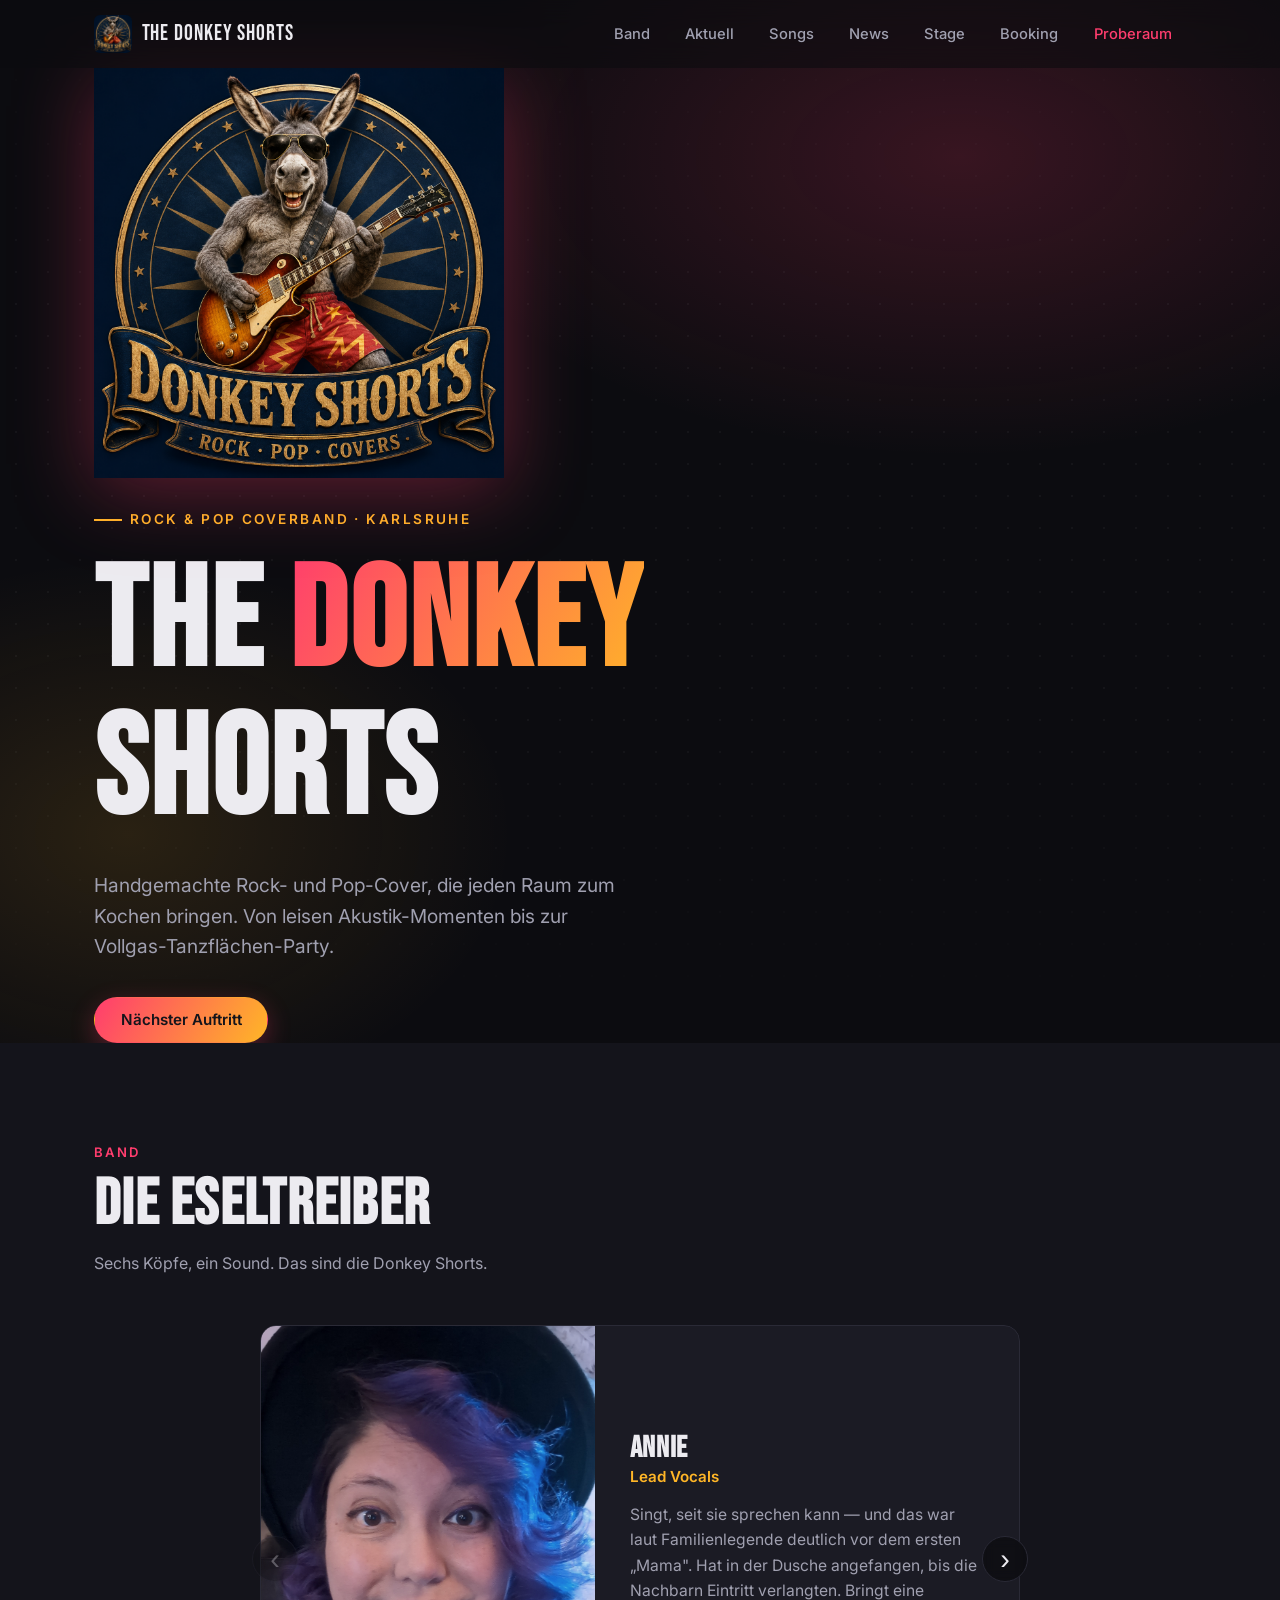
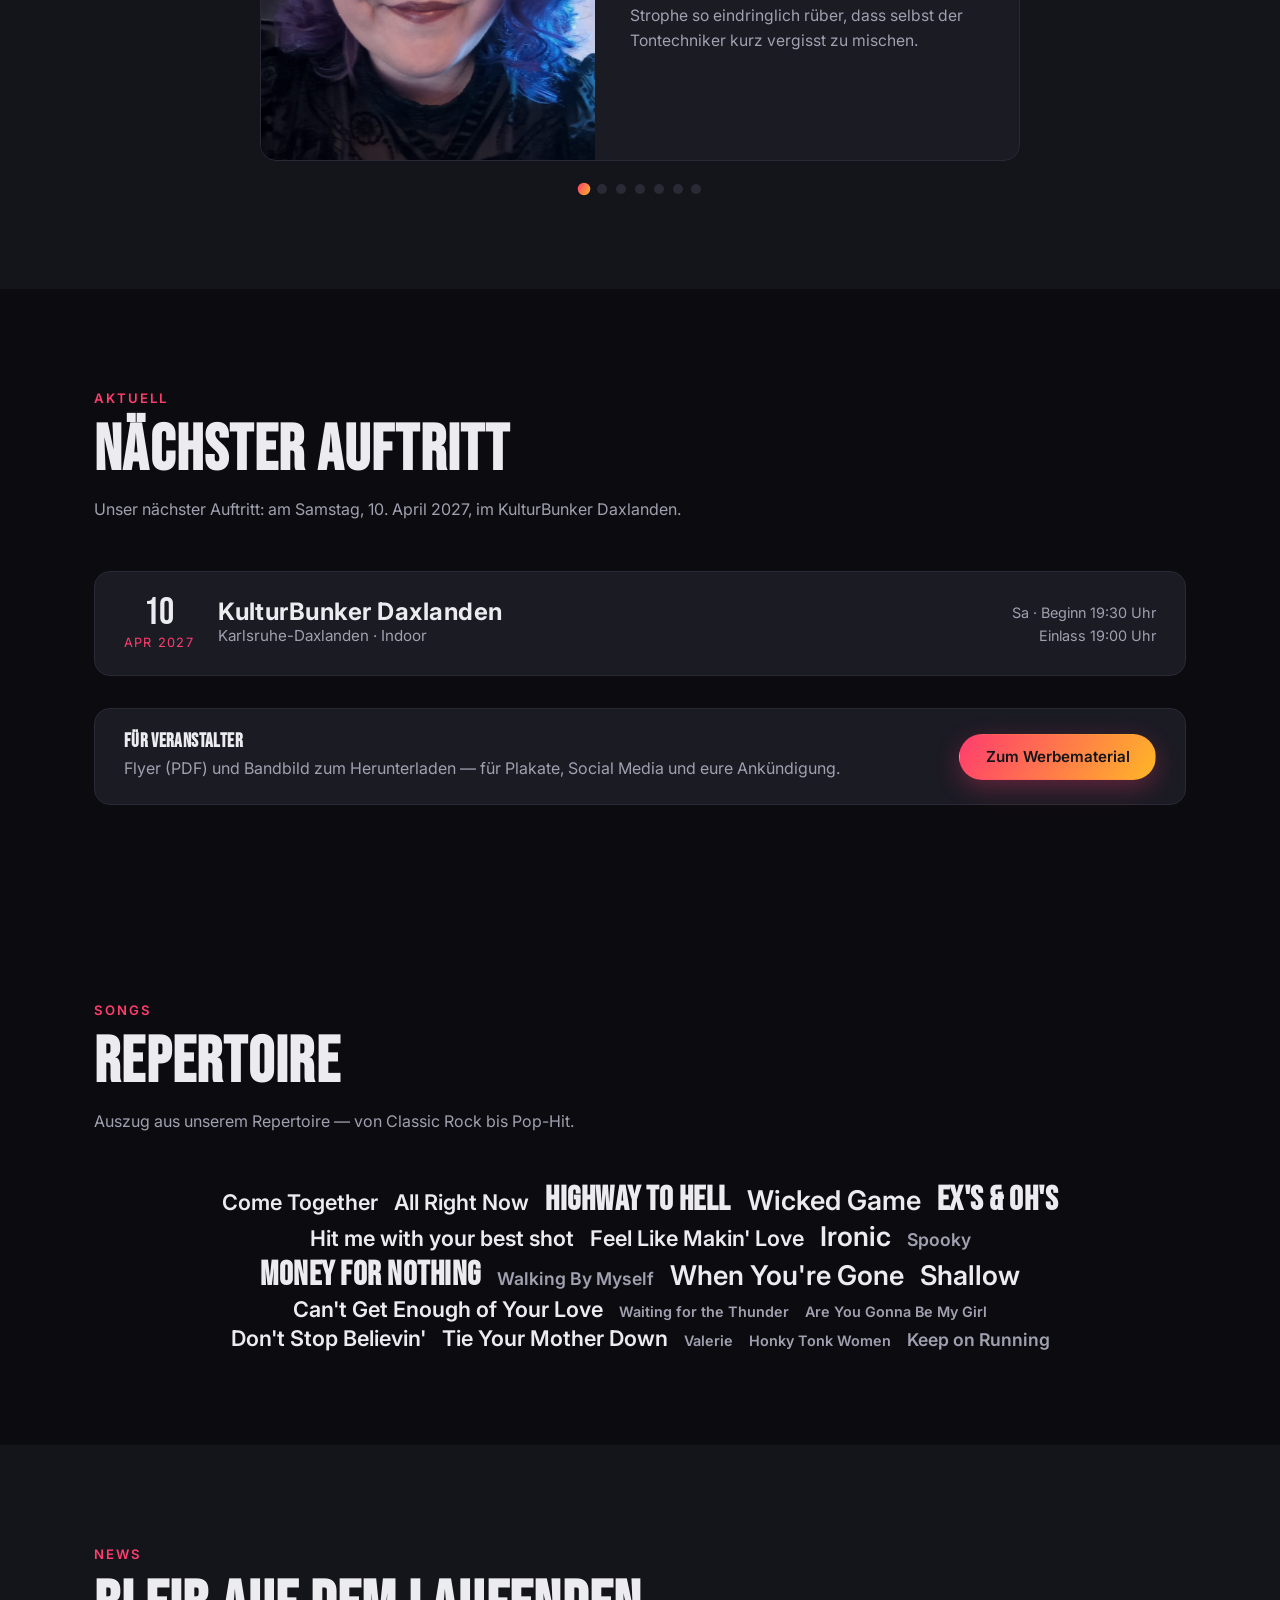
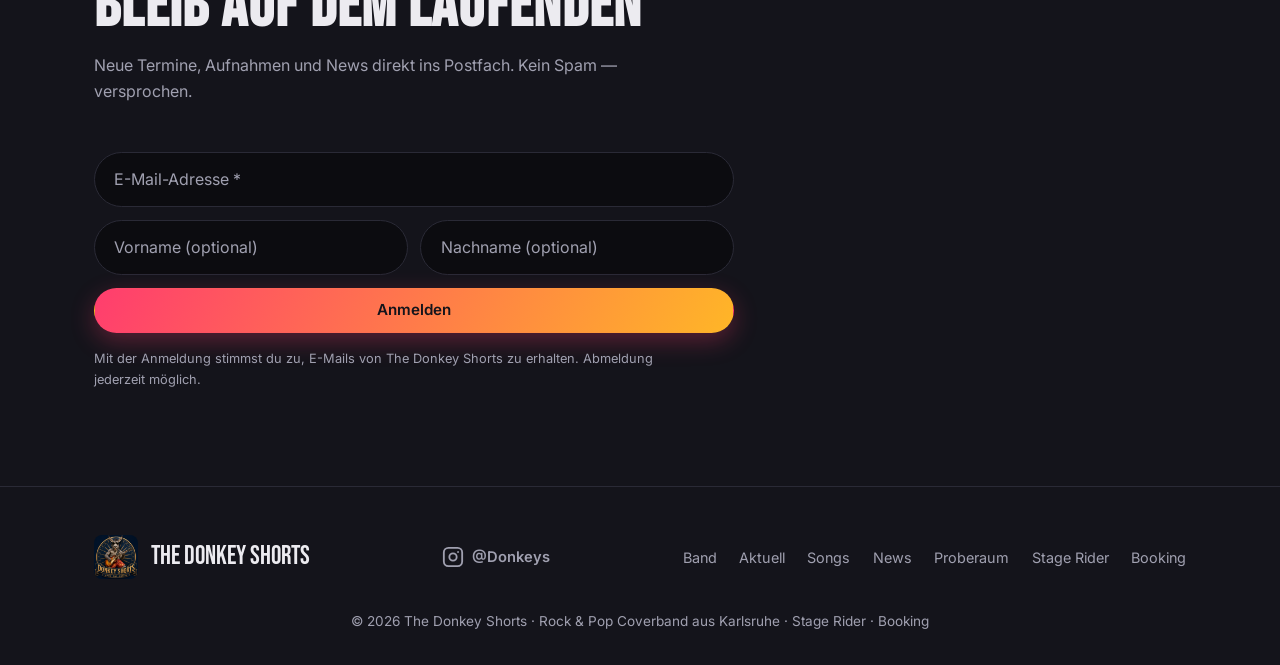
<file: index.html>
<!DOCTYPE html>
<html lang="de">
<head>
  <meta charset="UTF-8">
  <meta name="viewport" content="width=device-width, initial-scale=1.0">
  <title>The Donkey Shorts — Rock & Pop Coverband aus Karlsruhe</title>
  <meta name="description" content="The Donkey Shorts — Rock & Pop Coverband aus Karlsruhe. Termine, Songs und Stage Rider.">
  <link rel="icon" type="image/png" href="assets/img/logo.png">
  <link rel="preconnect" href="https://fonts.googleapis.com">
  <link rel="preconnect" href="https://fonts.gstatic.com" crossorigin>
  <link href="https://fonts.googleapis.com/css2?family=Bebas+Neue&family=Inter:wght@400;500;600;700;800&display=swap" rel="stylesheet">
  <link rel="stylesheet" href="css/style.css?v=14">
  <!-- Freundes-Modus: Probenaufnahmen nur mit ?bunker in der URL sichtbar (wird im Browser gemerkt, ?bunker=aus setzt zurück) -->
  <style>html:not(.friends) .friends-only { display: none !important; }</style>
  <script>
    (function () {
      var KEY = 'ds_friends';
      var q = new URLSearchParams(location.search);
      var on = q.has('bunker') && q.get('bunker') !== 'aus';
      var off = q.get('bunker') === 'aus';
      try {
        if (on) localStorage.setItem(KEY, '1');
        else if (off) localStorage.removeItem(KEY);
        if (localStorage.getItem(KEY) === '1') document.documentElement.classList.add('friends');
      } catch (e) {
        if (on) document.documentElement.classList.add('friends');
      }
    })();
  </script>
</head>
<body>

  <!-- ===================== NAV ===================== -->
  <nav class="nav" id="nav">
    <div class="container">
      <a class="nav-brand" href="#top">
        <img id="navLogo" src="assets/img/logo.png" alt="The Donkey Shorts Logo">
        <span>The Donkey Shorts</span>
      </a>
      <ul class="nav-links" id="navLinks">
        <li><a href="#band">Band</a></li>
        <li><a href="#aktuell">Aktuell</a></li>
        <li><a href="#songs">Songs</a></li>
        <li class="friends-only"><a href="#audio">Audio</a></li>
        <li><a href="#newsletter">News</a></li>
        <li><a href="stagerider.html">Stage</a></li>
        <li><a href="contact.html">Booking</a></li>
        <li><a href="intern.html" class="cta">Proberaum</a></li>
      </ul>
      <button class="nav-toggle" id="navToggle" aria-label="Menü öffnen">
        <span></span><span></span><span></span>
      </button>
    </div>
  </nav>

  <!-- ===================== HERO ===================== -->
  <header class="hero" id="top">
    <div class="container hero-inner">
      <img class="hero-logo" src="assets/img/logo.png" alt="The Donkey Shorts Logo">
      <span class="hero-eyebrow">Rock &amp; Pop Coverband · Karlsruhe</span>
      <h1>The <span class="grad">Donkey</span><br>Shorts</h1>
      <p class="lead">Handgemachte Rock- und Pop-Cover, die jeden Raum zum Kochen bringen. Von leisen Akustik-Momenten bis zur Vollgas-Tanzflächen-Party.</p>
      <div class="hero-actions">
        <a href="#aktuell" class="btn btn-primary">Nächster Auftritt</a>
        <a href="#audio" class="btn btn-ghost friends-only">▶ Reinhören</a>
      </div>
    </div>
  </header>

  <!-- ===================== ÜBER DIE BAND ===================== -->
  <section class="section alt" id="band">
    <div class="container">
      <div class="section-head reveal">
        <span class="kicker">Band</span>
        <h2>Die Eseltreiber</h2>
        <p>Sechs Köpfe, ein Sound. Das sind die Donkey Shorts.</p>
      </div>

      <div class="band-carousel reveal">
        <button class="carousel-btn prev" id="memberPrev" type="button" aria-label="Vorheriges Mitglied">‹</button>

        <div class="member-track" id="memberTrack" tabindex="0">
          <article class="member">
            <div class="member-photo"><img src="assets/fotos/Annie.jpg" alt="Annie"></div>
            <div class="member-body">
              <h3>Annie</h3>
              <div class="role">Lead Vocals</div>
              <p class="member-bio">Singt, seit sie sprechen kann — und das war laut Familienlegende deutlich vor dem ersten „Mama". Hat in der Dusche angefangen, bis die Nachbarn Eintritt verlangten. Bringt eine Strophe so eindringlich rüber, dass selbst der Tontechniker kurz vergisst zu mischen.</p>
            </div>
          </article>

          <article class="member">
            <div class="member-photo"><img src="assets/fotos/Rob.png" alt="Rob"></div>
            <div class="member-body">
              <h3>Rob</h3>
              <div class="role">Lead Vocals &amp; Akustikgitarre</div>
              <p class="member-bio">Mit drei Jahrzehnten Chorerfahrung hört er die zweite Stimme schon, bevor die anderen die erste gefunden haben. Den Weg zum Gig findet er dafür grundsätzlich als Letzter — Rob ist der einzige Musiker, der schon vor dem Soundcheck eine Zugabe fährt: eine Ehrenrunde durch den falschen Stadtteil. Der Mann für die Gänsehaut-Momente. Mit der Akustikgitarre im Anschlag sind die leisen, samtigen Töne seine Spezialität: Während Annie die Tanzfläche abfackelt, werden bei Rob die Feuerzeuge geschwungen.</p>
            </div>
          </article>

          <article class="member">
            <div class="member-photo"><img src="assets/fotos/Joe.jpg" alt="Joe"></div>
            <div class="member-body">
              <h3>Joe</h3>
              <div class="role">Leadgitarre</div>
              <p class="member-bio">Spricht fließend Solo. Bekam mit zwölf eine Gitarre geschenkt und hat seitdem nicht mehr aufgehört zu üben — sehr zum Leidwesen seiner damaligen Mitbewohner. Sein Verstärker kennt nur eine relevante Einstellung: lauter. Findet jedes Hendrix-Riff, aber nie sein Plektrum.</p>
            </div>
          </article>

          <article class="member">
            <div class="member-photo"><img src="assets/fotos/Klaus.jpg" alt="Klaus"></div>
            <div class="member-body">
              <h3>Klaus</h3>
              <div class="role">Leadgitarre · Backing Vocals</div>
              <p class="member-bio">Hat mehr Soli gespielt, als andere Leute Kaffee getrunken haben — und trinkt trotzdem mehr Kaffee. Mit Joe reicht ein Blick, und schon wird aus zwei Leadgitarren eine zweistimmige Naturgewalt. Unerschütterlich: Fällt ein Bandkollege vor lauter Überengagement von der Bühne, spielt Klaus das Solo seelenruhig zu Ende und hilft erst beim Schlussakkord wieder hoch. Außerdem unser Mann für die kniffligen Backing Vocals — er trifft sogar die zweite Stimme von „Come Together". Manchmal.</p>
            </div>
          </article>

          <article class="member">
            <div class="member-photo"><img src="assets/fotos/Andy.jpg" alt="Andy"></div>
            <div class="member-body">
              <h3>Andy</h3>
              <div class="role">Bass</div>
              <p class="member-bio">Das Fundament. Steht hinten, hält alles zusammen und sagt drei Worte pro Probe — zwei davon sind „noch eins?". Kam zum Bass, weil „da nur vier Saiten dran sind", und blieb, als er merkte, dass ohne ihn der ganze Laden auseinanderfällt. Groovt im Schlaf.</p>
            </div>
          </article>

          <article class="member">
            <div class="member-photo"><img src="assets/fotos/Thorsten.png" alt="Torsten"></div>
            <div class="member-body">
              <h3>Torsten</h3>
              <div class="role">Drums</div>
              <p class="member-bio">Der Taktgeber mit den schnellsten Armen Karlsruhes. Trommelte als Kind auf allem, was nicht bei drei auf dem Baum war — Töpfe, Tische, gelegentlich Geschwister. Hält das Tempo, als hätte er ein Metronom im Blut. Ohne seinen Beat steht die Band — mit ihm tanzt der ganze Saal.</p>
            </div>
          </article>

          <article class="member">
            <div class="member-photo"><img src="assets/img/logo.png" alt="Rudi Langohr — Maskottchen"></div>
            <div class="member-body">
              <h3>Rudi Langohr</h3>
              <div class="role">Stimmung</div>
              <p class="member-bio">Unser vierbeiniges Maskottchen und gute Seele der Band. Spielt kein Instrument, ist aber bei jeder Probe und jedem Gig dabei — meist genau da, wo das kalte Buffet steht. Liefert das I-Aah punktgenau auf der Eins (behauptet er), frisst Setlisten, wenn ihm ein Song nicht passt, und ist der Einzige, der nach drei Zugaben immer noch nicht genug hat. Sturheit gehört zum Job — Rudi nennt es „künstlerische Konsequenz".</p>
            </div>
          </article>
        </div>

        <button class="carousel-btn next" id="memberNext" type="button" aria-label="Nächstes Mitglied">›</button>

        <div class="carousel-dots" id="memberDots" role="tablist" aria-label="Bandmitglieder auswählen"></div>
      </div>
      <p class="carousel-hint">← Wischen oder Pfeile nutzen →</p>
    </div>
  </section>

  <!-- ===================== AKTUELL ===================== -->
  <section class="section" id="aktuell">
    <div class="container">
      <div class="section-head reveal">
        <span class="kicker">Aktuell</span>
        <h2>Nächster Auftritt</h2>
        <p>Unser nächster Auftritt: am Samstag, 10. April 2027, im KulturBunker Daxlanden.</p>
      </div>

      <div class="gig-list">
        <article class="gig reveal">
          <div class="gig-date"><div class="day">10</div><div class="mon">Apr 2027</div></div>
          <div class="gig-info">
            <h3>KulturBunker Daxlanden</h3>
            <p>Karlsruhe-Daxlanden · Indoor</p>
          </div>
          <div class="gig-meta">Sa · Beginn 19:30 Uhr<br>Einlass 19:00 Uhr</div>
        </article>
      </div>

      <div class="audio-cta reveal">
        <div>
          <h3>Für Veranstalter</h3>
          <p>Flyer (PDF) und Bandbild zum Herunterladen — für Plakate, Social Media und eure Ankündigung.</p>
        </div>
        <a href="stagerider.html#werbematerial" class="btn btn-primary">Zum Werbematerial</a>
      </div>
    </div>
  </section>


  <!-- ===================== SONGS ===================== -->
  <section class="section" id="songs">
    <div class="container">
      <div class="section-head reveal">
        <span class="kicker">Songs</span>
        <h2>Repertoire</h2>
        <p>Auszug aus unserem Repertoire — von Classic Rock bis Pop-Hit.</p>
      </div>

      <div class="song-cloud reveal" id="songGrid">
        <!-- wird per JS als Wortwolke aus js/songs.js gefüllt -->
      </div>
    </div>
  </section>

  <!-- ===================== AUDIO ===================== -->
  <section class="section alt friends-only" id="audio">
    <div class="container">
      <div class="section-head reveal">
        <span class="kicker">Audio</span>
        <h2>Reinhören</h2>
        <p>Frisch aus dem Proberaum: unsere ersten Probenaufnahmen. Ungeschliffen, aber mit viel Herz.</p>
        <div class="play-controls">
          <button type="button" class="btn btn-primary" id="playAllBtn" aria-pressed="false">▶ Alle abspielen</button>
          <button type="button" class="btn btn-ghost" id="playNextBtn">⏭ Nächster Song</button>
        </div>
      </div>

      <div class="audio-wrap audio-grid">
        <div class="audio-card reveal">
          <h3>Ex’s &amp; Oh’s <span class="audio-artist">Cover · Original: Elle King</span></h3>
          <iframe class="sc-player" width="100%" height="166" scrolling="no" frameborder="no"
            allow="autoplay; encrypted-media" loading="lazy"
            title="Ex’s &amp; Oh’s — Elle King (Cover, SoundCloud)"
            src="https://w.soundcloud.com/player/?url=https%3A%2F%2Fsoundcloud.com%2Fdonkey-shorts-950753435%2Fexandohs-1&color=%23ff5500&auto_play=false&hide_related=true&show_comments=false&show_reposts=false&show_teaser=false"></iframe>
        </div>
        <div class="audio-card reveal">
          <h3>Feel Like Makin’ Love <span class="audio-artist">Cover · Original: Bad Company</span></h3>
          <iframe class="sc-player" width="100%" height="166" scrolling="no" frameborder="no"
            allow="autoplay; encrypted-media" loading="lazy"
            title="Feel Like Makin’ Love — Bad Company (Cover, SoundCloud)"
            src="https://w.soundcloud.com/player/?url=https%3A%2F%2Fsoundcloud.com%2Fdonkey-shorts-950753435%2Ffeellikemakinglove-2&color=%23ff5500&auto_play=false&hide_related=true&show_comments=false&show_reposts=false&show_teaser=false"></iframe>
        </div>
        <div class="audio-card reveal">
          <h3>Free Fallin’ <span class="audio-artist">Cover · Original: Tom Petty</span></h3>
          <iframe class="sc-player" width="100%" height="166" scrolling="no" frameborder="no"
            allow="autoplay; encrypted-media" loading="lazy"
            title="Free Fallin’ — Tom Petty (Cover, SoundCloud)"
            src="https://w.soundcloud.com/player/?url=https%3A%2F%2Fsoundcloud.com%2Fdonkey-shorts-950753435%2Ffreefalling-3&color=%23ff5500&auto_play=false&hide_related=true&show_comments=false&show_reposts=false&show_teaser=false"></iframe>
        </div>
        <div class="audio-card reveal">
          <h3>Highway to Hell <span class="audio-artist">Cover · Original: AC/DC</span></h3>
          <iframe class="sc-player" width="100%" height="166" scrolling="no" frameborder="no"
            allow="autoplay; encrypted-media" loading="lazy"
            title="Highway to Hell — AC/DC (Cover, SoundCloud)"
            src="https://w.soundcloud.com/player/?url=https%3A%2F%2Fsoundcloud.com%2Fdonkey-shorts-950753435%2Fhighwaybest-4&color=%23ff5500&auto_play=false&hide_related=true&show_comments=false&show_reposts=false&show_teaser=false"></iframe>
        </div>
        <div class="audio-card reveal">
          <h3>Hit Me with Your Best Shot <span class="audio-artist">Cover · Original: Pat Benatar</span></h3>
          <iframe class="sc-player" width="100%" height="166" scrolling="no" frameborder="no"
            allow="autoplay; encrypted-media" loading="lazy"
            title="Hit Me with Your Best Shot — Pat Benatar (Cover, SoundCloud)"
            src="https://w.soundcloud.com/player/?url=https%3A%2F%2Fsoundcloud.com%2Fdonkey-shorts-950753435%2Fhitme-5&color=%23ff5500&auto_play=false&hide_related=true&show_comments=false&show_reposts=false&show_teaser=false"></iframe>
        </div>
        <div class="audio-card reveal">
          <h3>Money for Nothing <span class="audio-artist">Cover · Original: Dire Straits</span></h3>
          <iframe class="sc-player" width="100%" height="166" scrolling="no" frameborder="no"
            allow="autoplay; encrypted-media" loading="lazy"
            title="Money for Nothing — Dire Straits (Cover, SoundCloud)"
            src="https://w.soundcloud.com/player/?url=https%3A%2F%2Fsoundcloud.com%2Fdonkey-shorts-950753435%2Fmoneyfornothing-6&color=%23ff5500&auto_play=false&hide_related=true&show_comments=false&show_reposts=false&show_teaser=false"></iframe>
        </div>
        <div class="audio-card reveal">
          <h3>Shallow <span class="audio-artist">Cover · Original: Lady Gaga &amp; Bradley Cooper</span></h3>
          <iframe class="sc-player" width="100%" height="166" scrolling="no" frameborder="no"
            allow="autoplay; encrypted-media" loading="lazy"
            title="Shallow — Lady Gaga &amp; Bradley Cooper (Cover, SoundCloud)"
            src="https://w.soundcloud.com/player/?url=https%3A%2F%2Fsoundcloud.com%2Fdonkey-shorts-950753435%2Fshallow-7&color=%23ff5500&auto_play=false&hide_related=true&show_comments=false&show_reposts=false&show_teaser=false"></iframe>
        </div>
        <div class="audio-card reveal">
          <h3>Smooth <span class="audio-artist">Cover · Original: Santana</span></h3>
          <iframe class="sc-player" width="100%" height="166" scrolling="no" frameborder="no"
            allow="autoplay; encrypted-media" loading="lazy"
            title="Smooth — Santana (Cover, SoundCloud)"
            src="https://w.soundcloud.com/player/?url=https%3A%2F%2Fsoundcloud.com%2Fdonkey-shorts-950753435%2Fsmooth-8&color=%23ff5500&auto_play=false&hide_related=true&show_comments=false&show_reposts=false&show_teaser=false"></iframe>
        </div>
        <div class="audio-card reveal">
          <h3>Spooky <span class="audio-artist">Cover · Original: Atlanta Rhythm Section</span></h3>
          <iframe class="sc-player" width="100%" height="166" scrolling="no" frameborder="no"
            allow="autoplay; encrypted-media" loading="lazy"
            title="Spooky — Atlanta Rhythm Section (Cover, SoundCloud)"
            src="https://w.soundcloud.com/player/?url=https%3A%2F%2Fsoundcloud.com%2Fdonkey-shorts-950753435%2Fspooky-9&color=%23ff5500&auto_play=false&hide_related=true&show_comments=false&show_reposts=false&show_teaser=false"></iframe>
        </div>
        <div class="audio-card reveal">
          <h3>Valerie <span class="audio-artist">Cover · Original: Teddy Swims</span></h3>
          <iframe class="sc-player" width="100%" height="166" scrolling="no" frameborder="no"
            allow="autoplay; encrypted-media" loading="lazy"
            title="Valerie — Teddy Swims (Cover, SoundCloud)"
            src="https://w.soundcloud.com/player/?url=https%3A%2F%2Fsoundcloud.com%2Fdonkey-shorts-950753435%2Fvalerie-10&color=%23ff5500&auto_play=false&hide_related=true&show_comments=false&show_reposts=false&show_teaser=false"></iframe>
        </div>
        <div class="audio-card reveal">
          <h3>Waiting for the Thunder <span class="audio-artist">Cover · Original: Blackberry Smoke</span></h3>
          <iframe class="sc-player" width="100%" height="166" scrolling="no" frameborder="no"
            allow="autoplay; encrypted-media" loading="lazy"
            title="Waiting for the Thunder — Blackberry Smoke (Cover, SoundCloud)"
            src="https://w.soundcloud.com/player/?url=https%3A%2F%2Fsoundcloud.com%2Fdonkey-shorts-950753435%2Fwaitingforthethunder-11&color=%23ff5500&auto_play=false&hide_related=true&show_comments=false&show_reposts=false&show_teaser=false"></iframe>
        </div>
        <div class="audio-card reveal">
          <h3>Wicked Game <span class="audio-artist">Cover · Original: HIM</span></h3>
          <iframe class="sc-player" width="100%" height="166" scrolling="no" frameborder="no"
            allow="autoplay; encrypted-media" loading="lazy"
            title="Wicked Game — HIM (Cover, SoundCloud)"
            src="https://w.soundcloud.com/player/?url=https%3A%2F%2Fsoundcloud.com%2Fdonkey-shorts-950753435%2Fwicket-game-his-12&color=%23ff5500&auto_play=false&hide_related=true&show_comments=false&show_reposts=false&show_teaser=false"></iframe>
        </div>
      </div>

      <div class="audio-cta reveal">
        <div>
          <h3>🎧 Mehr auf SoundCloud</h3>
          <p>Alle Aufnahmen gesammelt auf unserem Kanal.</p>
        </div>
        <a href="https://soundcloud.com/donkey-shorts-950753435" target="_blank" rel="noopener" class="btn btn-primary">Zum SoundCloud-Kanal</a>
      </div>
    </div>
  </section>

  <!-- Vorübergehend ausgeblendet: YouTube-Einbindung.
       Zum Wiederherstellen den Block unten wieder einsetzen
       (und "Video" in Navigation und Footer ergänzen).
  [VIDEOS]
  <section class="section" id="videos">
    <div class="container">
      <div class="section-head reveal">
        <span class="kicker">Video</span>
        <h2>Live ansehen</h2>
        <p>Ein paar Eindrücke von der Bühne.</p>
      </div>

      <div class="video-grid">
        <div class="video video-short reveal">
          <iframe src="https://www.youtube-nocookie.com/embed/IArhoz-l2F4" title="The Donkey Shorts — Die Band stellt sich vor" allowfullscreen loading="lazy"></iframe>
        </div>
      </div>
    </div>
  </section>
  -->

  <!-- ===================== NEWSLETTER ===================== -->
  <section class="section alt" id="newsletter">
    <div class="container">
      <div class="section-head reveal">
        <span class="kicker">News</span>
        <h2>Bleib auf dem Laufenden</h2>
        <p>Neue Termine, Aufnahmen und News direkt ins Postfach. Kein Spam — versprochen.</p>
      </div>

      <!-- Mailchimp Classic Embed — POSTet direkt an Mailchimp, kein Backend nötig. -->
      <form class="newsletter-form reveal"
            action="https://airdig.us4.list-manage.com/subscribe/post?u=19a8552b06c61787318153551&amp;id=7d48f71e5f&amp;f_id=00383eebf0"
            method="post" id="mc-embedded-subscribe-form" name="mc-embedded-subscribe-form" target="_blank" novalidate>
        <input type="email" name="EMAIL" required placeholder="E-Mail-Adresse *" aria-label="E-Mail-Adresse">
        <input type="text" name="FNAME" placeholder="Vorname (optional)" aria-label="Vorname">
        <input type="text" name="LNAME" placeholder="Nachname (optional)" aria-label="Nachname">
        <!-- Honeypot gegen Bots: bleibt für echte Nutzer unsichtbar, NICHT entfernen -->
        <div class="nl-hidden" aria-hidden="true">
          <input type="text" name="b_19a8552b06c61787318153551_7d48f71e5f" tabindex="-1" value="">
        </div>
        <button type="submit" name="subscribe" class="btn btn-primary">Anmelden</button>
      </form>
      <p class="newsletter-note reveal">Mit der Anmeldung stimmst du zu, E-Mails von The Donkey Shorts zu erhalten. Abmeldung jederzeit möglich.</p>
    </div>


    



  </section>

  <!-- ===================== FOOTER ===================== -->
  <footer class="footer">
    <div class="container">
      <div class="footer-inner">
        <div class="footer-brand">
          <img src="assets/img/logo.png" alt="Logo">
          <span>The Donkey Shorts</span>
        </div>
        <a class="footer-social" href="https://www.instagram.com/airdig_/" target="_blank" rel="noopener" aria-label="The Donkey Shorts auf Instagram">
          <svg viewBox="0 0 24 24" fill="none" stroke="currentColor" stroke-width="2" stroke-linecap="round" stroke-linejoin="round" aria-hidden="true"><rect x="2" y="2" width="20" height="20" rx="5"/><circle cx="12" cy="12" r="4"/><circle cx="17.5" cy="6.5" r="1" fill="currentColor" stroke="none"/></svg>
          <span>@Donkeys</span>
        </a>
        <div class="footer-links">
          <a href="#band">Band</a>
          <a href="#aktuell">Aktuell</a>
          <a href="#songs">Songs</a>
          <a href="#audio" class="friends-only">Audio</a>
          <a href="#newsletter">News</a>
          <a href="intern.html">Proberaum</a>
          <a href="stagerider.html">Stage Rider</a>
          <a href="contact.html">Booking</a>
        </div>
      </div>
      <p class="footer-copy">© <span id="year"></span> The Donkey Shorts · Rock &amp; Pop Coverband aus Karlsruhe · <a href="stagerider.html">Stage Rider</a> · <a href="contact.html">Booking</a></p>
    </div>
  </footer>

  <!-- ===================== EASTER EGG ===================== -->
  <!-- Versteckt: 6× Klick auf das Nav-Logo (siehe js/main.js). -->
  <div class="egg-overlay" id="eggOverlay" role="dialog" aria-modal="true" aria-hidden="true" aria-label="Überraschung">
    <img src="assets/img/BeAirdigt.png?v=1" alt="BeAirdigt">
    <span class="egg-hint">Klick oder ESC zum Schließen</span>
  </div>

  <script src="js/songs.js?v=3"></script>
  <script src="js/main.js?v=4"></script>
  <script src="js/audio-playlist.js?v=3"></script>
</body>
</html>
</file>
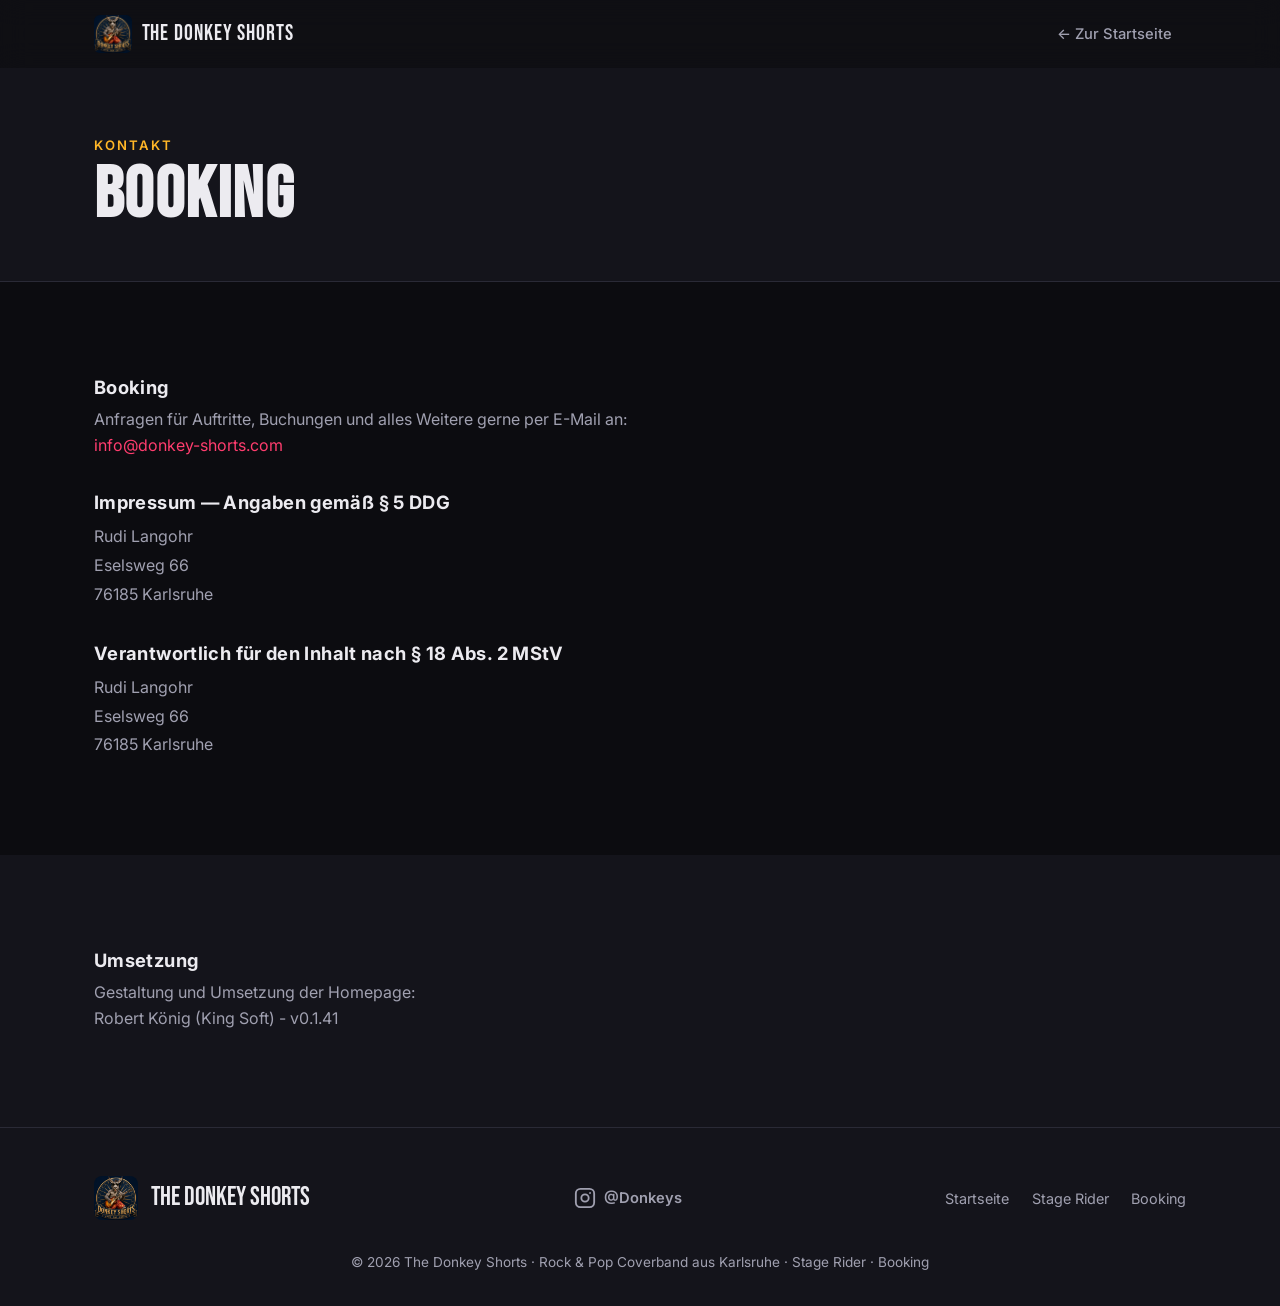
<file: contact.html>
<!DOCTYPE html>
<html lang="de">
<head>
  <meta charset="UTF-8">
  <meta name="viewport" content="width=device-width, initial-scale=1.0">
  <title>Booking — The Donkey Shorts</title>
  <meta name="description" content="Booking und Impressum — The Donkey Shorts, Rock & Pop Coverband aus Karlsruhe.">
  <link rel="icon" type="image/png" href="assets/img/logo.png">
  <link rel="preconnect" href="https://fonts.googleapis.com">
  <link rel="preconnect" href="https://fonts.gstatic.com" crossorigin>
  <link href="https://fonts.googleapis.com/css2?family=Bebas+Neue&family=Inter:wght@400;500;600;700;800&display=swap" rel="stylesheet">
  <link rel="stylesheet" href="css/style.css?v=12">
</head>
<body>

  <!-- ===================== NAV ===================== -->
  <nav class="nav scrolled" id="nav">
    <div class="container">
      <a class="nav-brand" href="index.html">
        <img src="assets/img/logo.png" alt="The Donkey Shorts Logo">
        <span>The Donkey Shorts</span>
      </a>
      <ul class="nav-links" id="navLinks">
        <li><a href="index.html">← Zur Startseite</a></li>
      </ul>
      <button class="nav-toggle" id="navToggle" aria-label="Menü öffnen">
        <span></span><span></span><span></span>
      </button>
    </div>
  </nav>

  <!-- ===================== CONTACT HERO ===================== -->
  <header class="intern-hero">
    <div class="container">
      <span class="kicker">Kontakt</span>
      <h1>Booking</h1>
    </div>
  </header>

  <!-- ===================== CONTACT INHALT ===================== -->
  <section class="section">
    <div class="container">
      <div class="legal">
        <h2>Booking</h2>
        <p>
          Anfragen für Auftritte, Buchungen und alles Weitere gerne per E-Mail an:<br>
          <a href="mailto:info@donkey-shorts.com">info@donkey-shorts.com</a>
        </p>

        <h2>Impressum — Angaben gemäß § 5 DDG</h2>
        <address>
          Rudi Langohr<br>
          Eselsweg 66<br>
          76185 Karlsruhe
        </address>

        <h2>Verantwortlich für den Inhalt nach § 18 Abs. 2 MStV</h2>
        <address>
          Rudi Langohr<br>
          Eselsweg 66<br>
          76185 Karlsruhe
        </address>
      </div>
    </div>
  </section>

  <!-- ===================== VERSION / CREDITS ===================== -->
  <section class="section alt">
    <div class="container">
      <div class="legal">
        <h2>Umsetzung</h2>
        <p>
          Gestaltung und Umsetzung der Homepage:<br>
          Robert König (King Soft) <span class="build-version">- v0.1.41</span>
        </p>
      </div>
    </div>
  </section>

  <!-- ===================== FOOTER ===================== -->
  <footer class="footer">
    <div class="container">
      <div class="footer-inner">
        <div class="footer-brand">
          <img src="assets/img/logo.png" alt="Logo">
          <span>The Donkey Shorts</span>
        </div>
        <a class="footer-social" href="https://www.instagram.com/airdig_/" target="_blank" rel="noopener" aria-label="The Donkey Shorts auf Instagram">
          <svg viewBox="0 0 24 24" fill="none" stroke="currentColor" stroke-width="2" stroke-linecap="round" stroke-linejoin="round" aria-hidden="true"><rect x="2" y="2" width="20" height="20" rx="5"/><circle cx="12" cy="12" r="4"/><circle cx="17.5" cy="6.5" r="1" fill="currentColor" stroke="none"/></svg>
          <span>@Donkeys</span>
        </a>
        <div class="footer-links">
          <a href="index.html">Startseite</a>
          <a href="stagerider.html">Stage Rider</a>
          <a href="contact.html">Booking</a>
        </div>
      </div>
      <p class="footer-copy">© <span id="year"></span> The Donkey Shorts · Rock &amp; Pop Coverband aus Karlsruhe · <a href="stagerider.html">Stage Rider</a> · <a href="contact.html">Booking</a></p>
    </div>
  </footer>

  <script src="js/main.js?v=3"></script>
</body>
</html>
</file>
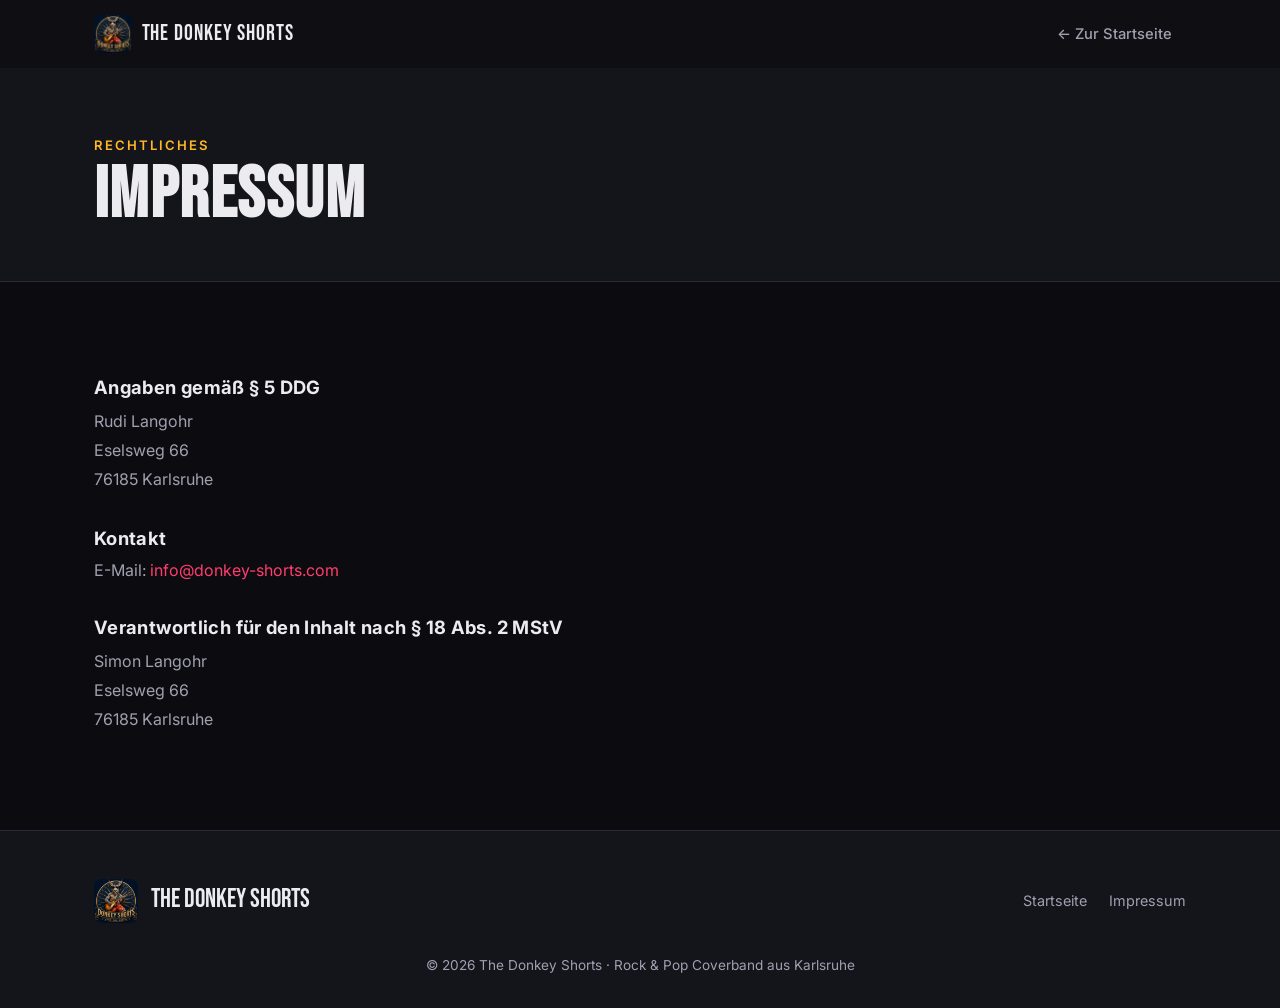
<file: impressum.html>
<!DOCTYPE html>
<html lang="de">
<head>
  <meta charset="UTF-8">
  <meta name="viewport" content="width=device-width, initial-scale=1.0">
  <title>Impressum — The Donkey Shorts</title>
  <meta name="description" content="Impressum und Kontakt — The Donkey Shorts, Rock & Pop Coverband aus Karlsruhe.">
  <link rel="icon" type="image/png" href="assets/img/logo.png">
  <link rel="preconnect" href="https://fonts.googleapis.com">
  <link rel="preconnect" href="https://fonts.gstatic.com" crossorigin>
  <link href="https://fonts.googleapis.com/css2?family=Bebas+Neue&family=Inter:wght@400;500;600;700;800&display=swap" rel="stylesheet">
  <link rel="stylesheet" href="css/style.css?v=10">
</head>
<body>

  <!-- ===================== NAV ===================== -->
  <nav class="nav scrolled" id="nav">
    <div class="container">
      <a class="nav-brand" href="index.html">
        <img src="assets/img/logo.png" alt="The Donkey Shorts Logo">
        <span>The Donkey Shorts</span>
      </a>
      <ul class="nav-links" id="navLinks">
        <li><a href="index.html">← Zur Startseite</a></li>
      </ul>
      <button class="nav-toggle" id="navToggle" aria-label="Menü öffnen">
        <span></span><span></span><span></span>
      </button>
    </div>
  </nav>

  <!-- ===================== IMPRESSUM HERO ===================== -->
  <header class="intern-hero">
    <div class="container">
      <span class="kicker">Rechtliches</span>
      <h1>Impressum</h1>
    </div>
  </header>

  <!-- ===================== IMPRESSUM INHALT ===================== -->
  <section class="section">
    <div class="container">
      <div class="legal">
        <h2>Angaben gemäß § 5 DDG</h2>
        <address>
          Rudi Langohr<br>
          Eselsweg 66<br>
          76185 Karlsruhe
        </address>

        <h2>Kontakt</h2>
        <p>
          E-Mail: <a href="mailto:info@donkey-shorts.com">info@donkey-shorts.com</a>
        </p>

        <h2>Verantwortlich für den Inhalt nach § 18 Abs. 2 MStV</h2>
        <address>
          Simon Langohr<br>
          Eselsweg 66<br>
          76185 Karlsruhe
        </address>
      </div>
    </div>
  </section>

  <!-- ===================== FOOTER ===================== -->
  <footer class="footer">
    <div class="container">
      <div class="footer-inner">
        <div class="footer-brand">
          <img src="assets/img/logo.png" alt="Logo">
          <span>The Donkey Shorts</span>
        </div>
        <div class="footer-links">
          <a href="index.html">Startseite</a>
          <a href="impressum.html">Impressum</a>
        </div>
      </div>
      <p class="footer-copy">© <span id="year"></span> The Donkey Shorts · Rock &amp; Pop Coverband aus Karlsruhe</p>
    </div>
  </footer>

  <script src="js/main.js?v=3"></script>
</body>
</html>
</file>
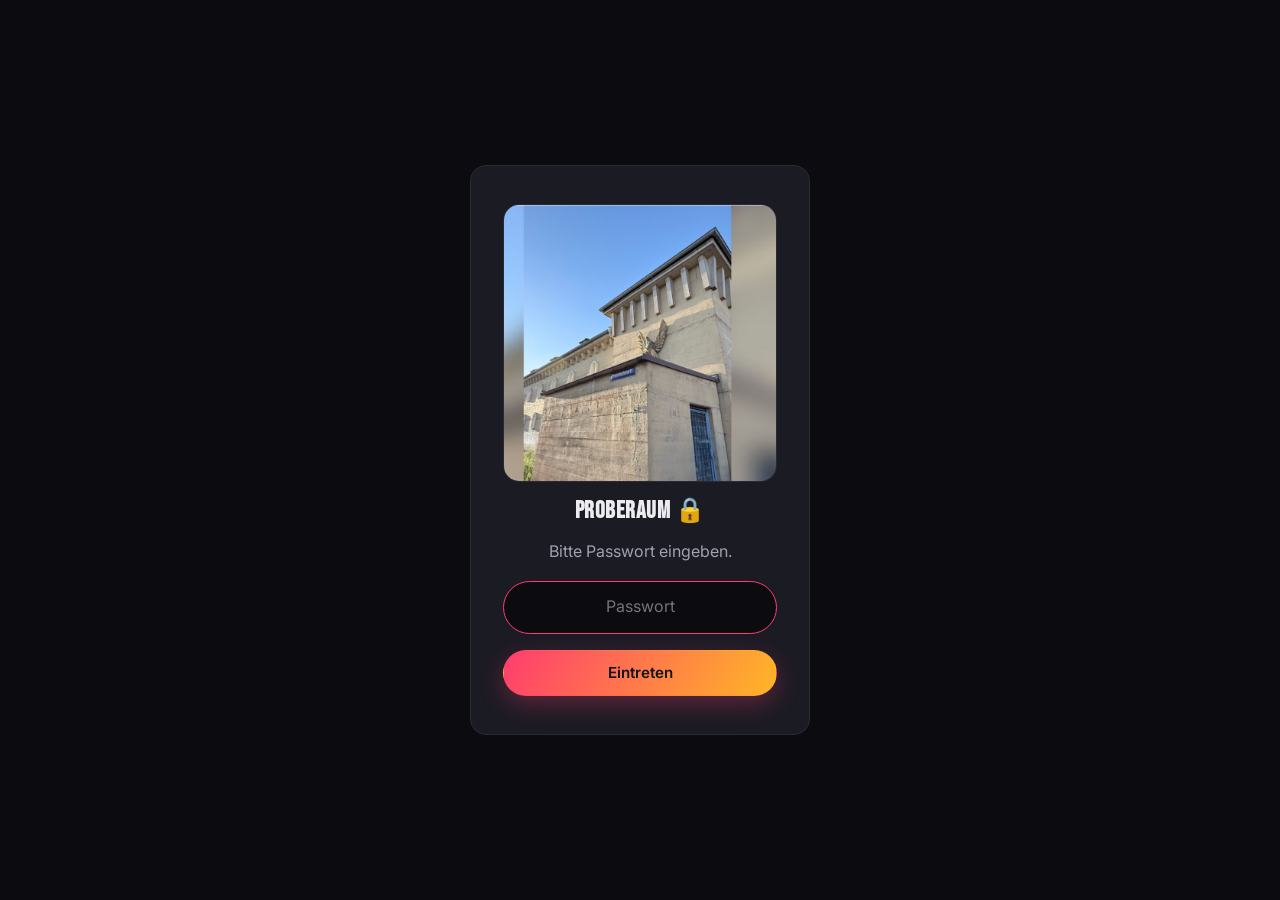
<file: intern.html>
<!DOCTYPE html>
<html lang="de">
<head>
  <meta charset="UTF-8">
  <meta name="viewport" content="width=device-width, initial-scale=1.0">
  <title>Intern — The Donkey Shorts</title>
  <meta name="robots" content="noindex, nofollow">
  <link rel="icon" type="image/png" href="assets/img/logo.png">
  <link rel="preconnect" href="https://fonts.googleapis.com">
  <link rel="preconnect" href="https://fonts.gstatic.com" crossorigin>
  <link href="https://fonts.googleapis.com/css2?family=Bebas+Neue&family=Inter:wght@400;500;600;700;800&display=swap" rel="stylesheet">
  <link rel="stylesheet" href="css/style.css?v=11">
  <!-- Einfacher Zugriffsschutz (clientseitig) -->
  <style>
    html.gate-locked body > *:not(#authGate) { display: none !important; }
    #authGate { display: none; }
    html.gate-locked #authGate { display: flex; }
    html.gate-locked { overflow: hidden; }
  </style>
  <script>
    (function () {
      try { if (sessionStorage.getItem('ds_intern') === 'ok') return; } catch (e) {}
      document.documentElement.classList.add('gate-locked');
    })();
  </script>
</head>
<body>

  <!-- ===================== ZUGRIFFSSCHUTZ ===================== -->
  <div id="authGate">
    <form id="authForm" class="auth-box" autocomplete="off">
      <img src="assets/fotos/bunker.png" alt="Unser Bandbunker an der Rheinhafenstraße" class="auth-photo" loading="eager">
      <h2>Proberaum 🔒</h2>
      <p style="color:var(--text-dim);margin:0;">Bitte Passwort eingeben.</p>
      <input type="password" id="authInput" placeholder="Passwort" aria-label="Passwort" autofocus>
      <button type="submit" class="btn btn-primary">Eintreten</button>
      <p class="auth-error" id="authError" hidden>Falsches Passwort.</p>
    </form>
  </div>

  <!-- ===================== NAV ===================== -->
  <nav class="nav scrolled" id="nav">
    <div class="container">
      <a class="nav-brand" href="index.html">
        <img src="assets/img/logo.png" alt="The Donkey Shorts Logo">
        <span>The Donkey Shorts</span>
      </a>
      <ul class="nav-links" id="navLinks">
        <li><a href="index.html">← Öffentlich</a></li>
        <li><a href="#kalender">Termine</a></li>
        <li><a href="#proben">Üben</a></li>
<!--        <li><a href="#songliste">Songliste</a></li> -->
      </ul>
      <button class="nav-toggle" id="navToggle" aria-label="Menü öffnen">
        <span></span><span></span><span></span>
      </button>
    </div>
  </nav>

  <!-- ===================== INTERN HERO ===================== -->
  <header class="intern-hero">
    <div class="container">
      <span class="kicker">Interner Bereich</span>
      <h1>Proberaum 🔒</h1>
      <p style="color:var(--text-dim);max-width:560px;margin-top:.6rem;">
        Nur für Bandmitglieder.
      </p>
    </div>
  </header>


    <!-- ===================== KALENDER ===================== -->
  <section class="section" id="kalender">
    <div class="container">
      <div class="section-head">
        <span class="kicker">Verfügbarkeit</span>
        <h2>Termine</h2>

        </div>

            <div class="cal-actions">
        <a href="https://teamup.com/ks8pxc1986nm3p8o7y?view=mw10" target="_blank" rel="noopener" class="btn btn-ghost">
          Abwesenheiten Bearbeiten↗
        </a>
        <button type="button" class="btn btn-ghost tip" id="copyFeedBtn"
                data-feed="https://ics.teamup.com/feed/ks8pxc1986nm3p8o7y/15739805.ics"
                data-tip="iCal-Link des Probenkalenders zum Einfügen in einer Kalender-App (Google, Apple, Outlook …) unter Kalender abonnieren">
          Proben Feed 📋
        </button>
      </div>

      <div class="cal-wrap">
        <iframe
          class="cal-embed"
          src="https://teamup.com/ks2ogna3mtvyz8vcvn?view=mw10&showViewSelector=0&showDateControls=0&showHeader=0&showDateRange=0&showMenu=0&disableSidepanel=1&showProfileAndInfo=0&showLogo=0"
          title="Bandkalender"
          loading="lazy">
        </iframe>
      </div>

    </div>
  </section>



  <!-- ===================== PROBEN-AUDIOS ===================== -->
  <section class="section" id="proben">
    <div class="container">
      <div class="section-head">
        <span class="kicker">Üben</span>
        <h2>Proben-Audios</h2>
        <p>Eigene Aufnahmen der Songs zum Üben. MP3-Dateien in den Ordner
           <code>assets/intern/audio</code> legen — sie erscheinen automatisch
           hier. Dateiname-Format: <code>Interpret - Titel.mp3</code>.<br>
           <strong>Bitte keine Originalaufnahmen hochladen:</strong> Die Dateien sind
           trotz Passwort öffentlich abrufbar.</p>
      </div>

      <div class="audio-groups" style="max-width:680px;">
        <details class="audio-group">
          <summary>
            <span class="audio-group-title">🎤 Background Gesang</span>
            <span class="audio-group-count" id="countBackground"></span>
            <span class="audio-group-chevron" aria-hidden="true">⌄</span>
          </summary>
          <div class="audio-group-body" id="probenBackground">
            <p class="audio-empty">Audios werden geladen …</p>
          </div>
        </details>

        <details class="audio-group">
          <summary>
            <span class="audio-group-title">🎸 Instrumente</span>
            <span class="audio-group-count" id="countInstrumente"></span>
            <span class="audio-group-chevron" aria-hidden="true">⌄</span>
          </summary>
          <div class="audio-group-body" id="probenInstrumente">
            <p class="audio-empty">Audios werden geladen …</p>
          </div>
        </details>
      </div>
    </div>
  </section>

  <!-- ===================== SONGLISTE (Google Sheet) ===================== 
  <section class="section alt" id="songliste">
    <div class="container">
      <div class="section-head">
        <span class="kicker">Organisation</span>
        <h2>Songvorschläge</h2>
        <p>Eingebettetes Google Sheet — Bearbeitung direkt in Google.</p>
      </div>
      <iframe
        class="sheet-embed"
        src="https://docs.google.com/spreadsheets/d/1WN61D1yTqMULzgzwUVuVzSNY6AiflLsN4PfKxhkBfBs/edit?gid=0&widget=true&headers=false&rm=minimal"
        title="Songliste Google Sheet"
        loading="lazy"></iframe>
    </div>
    -->
  </section>


  <!-- ===================== FOOTER ===================== -->
  <footer class="footer">
    <div class="container">
      <div class="footer-inner">
        <div class="footer-brand">
          <img src="assets/img/logo.png" alt="Logo">
          <span>The Donkey Shorts</span>
        </div>
        <a class="footer-social" href="https://www.instagram.com/airdig_/" target="_blank" rel="noopener" aria-label="The Donkey Shorts auf Instagram">
          <svg viewBox="0 0 24 24" fill="none" stroke="currentColor" stroke-width="2" stroke-linecap="round" stroke-linejoin="round" aria-hidden="true"><rect x="2" y="2" width="20" height="20" rx="5"/><circle cx="12" cy="12" r="4"/><circle cx="17.5" cy="6.5" r="1" fill="currentColor" stroke="none"/></svg>
          <span>@Donkeys</span>
        </a>
        <div class="footer-links">
          <a href="index.html">← Öffentlich</a>
          <a href="#kalender">Termine</a>
          <a href="#proben">Üben</a>
          <a href="stagerider.html">Stage Rider</a>
          <a href="contact.html">Booking</a>
        </div>
      </div>
      <p class="footer-copy">© <span id="year"></span> The Donkey Shorts · Interner Bereich · <a href="stagerider.html">Stage Rider</a> · <a href="contact.html">Booking</a></p>
    </div>
  </footer>

  <script src="js/intern-auth.js?v=2"></script>
  <script src="js/main.js?v=2"></script>
  <script src="js/intern-audio.js?v=2"></script>
  <script>
    (function () {
      const btn = document.getElementById('copyFeedBtn');
      const msg = document.getElementById('feedMsg'); // optional
      if (!btn) return;

      const defaultLabel = btn.innerHTML;
      let resetTimer = null;

      function flash(text, isError) {
        if (msg) {
          msg.textContent = text;
          msg.hidden = false;
          msg.classList.toggle('is-error', !!isError);
        }
        // Kurze Rückmeldung direkt im Button
        btn.textContent = isError ? '✕ Fehler' : '✓ Kopiert!';
        clearTimeout(resetTimer);
        resetTimer = setTimeout(function () { btn.innerHTML = defaultLabel; }, 2000);
      }

      async function copyText(text) {
        if (navigator.clipboard && window.isSecureContext) {
          await navigator.clipboard.writeText(text);
          return;
        }
        // Fallback für ältere Browser / unsicheren Kontext
        const ta = document.createElement('textarea');
        ta.value = text;
        ta.style.position = 'fixed';
        ta.style.opacity = '0';
        document.body.appendChild(ta);
        ta.select();
        const ok = document.execCommand('copy');
        document.body.removeChild(ta);
        if (!ok) throw new Error('copy failed');
      }

      btn.addEventListener('click', async function () {
        const url = btn.dataset.feed;
        try {
          await copyText(url);
          flash('✓ Proben-Feed in die Zwischenablage kopiert! Füge den Link in deiner Kalender-App (Google, Apple, Outlook …) unter „Kalender abonnieren / per URL hinzufügen" ein.', false);
        } catch (e) {
          flash('Kopieren nicht möglich. Bitte den Link manuell kopieren: ' + url, true);
          window.prompt('Proben-Feed-Link (manuell kopieren):', url);
        }
      });
    })();
  </script>
</body>
</html>
</file>
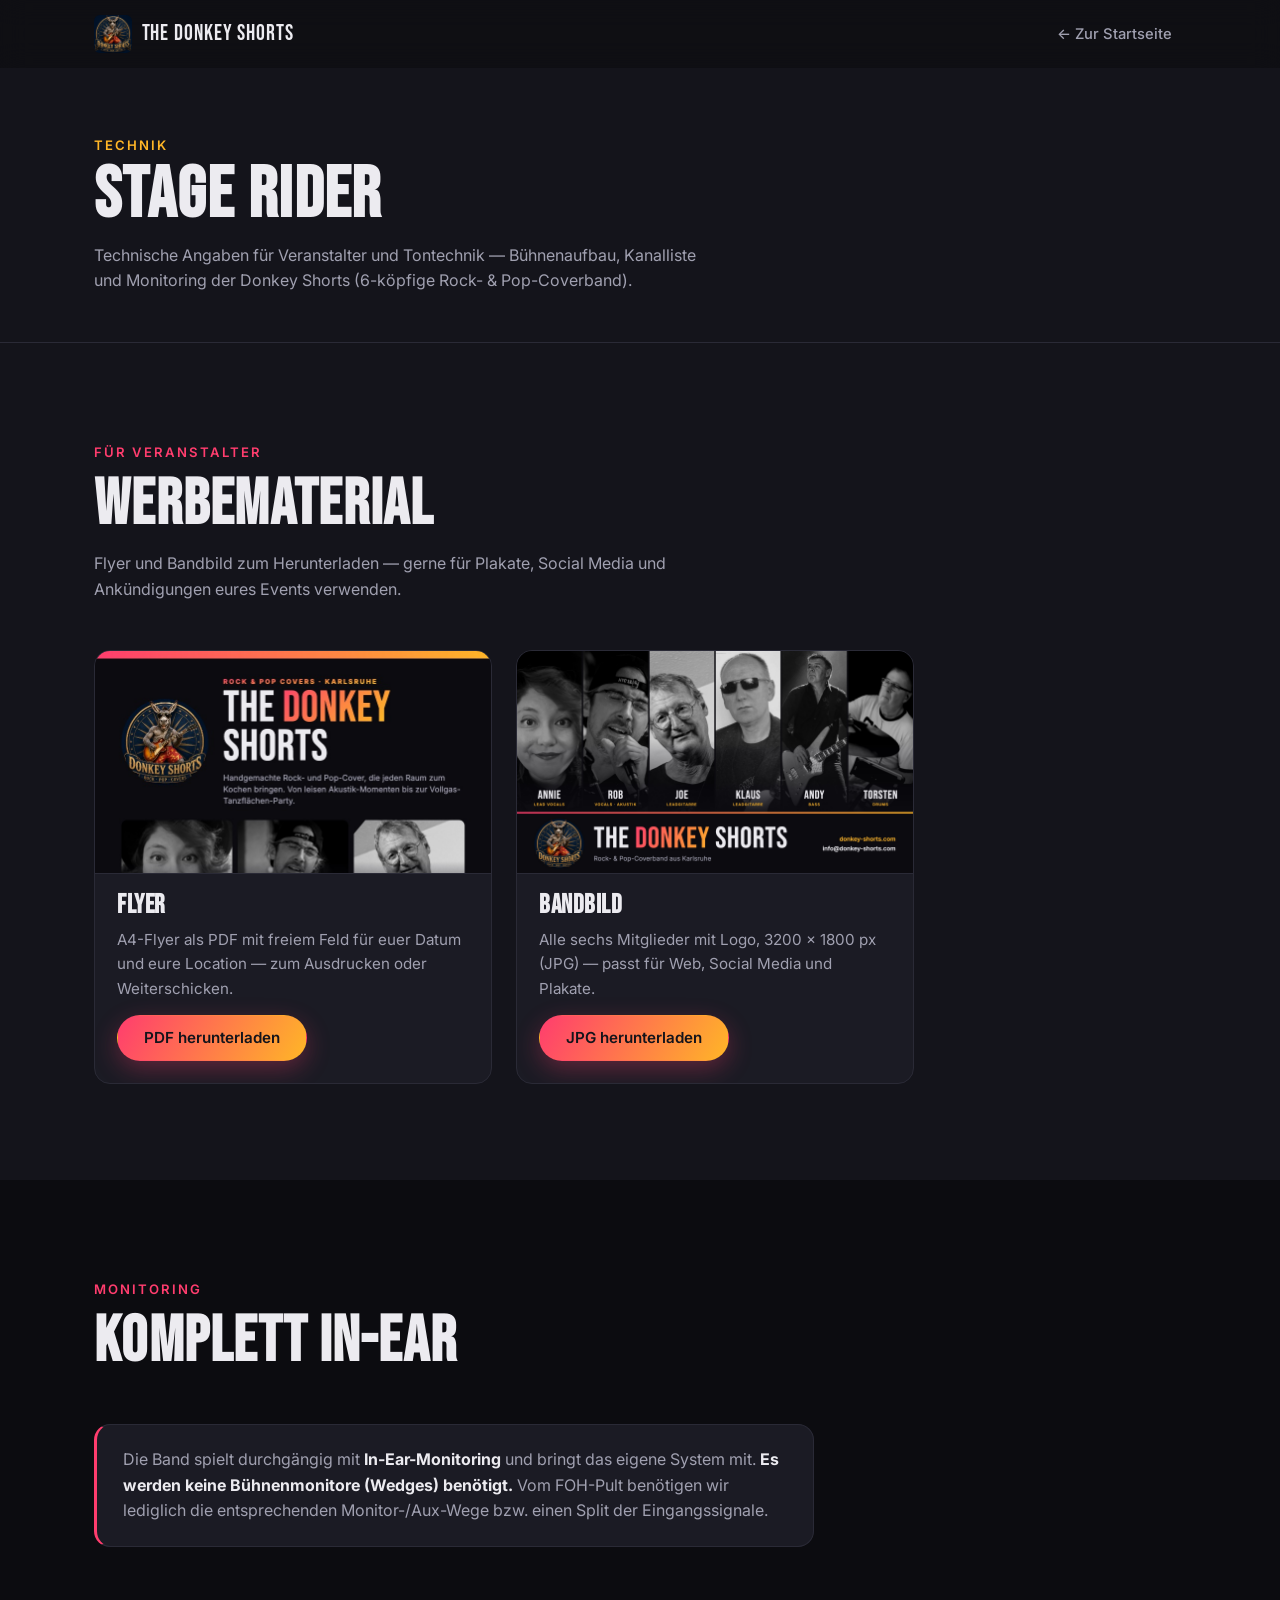
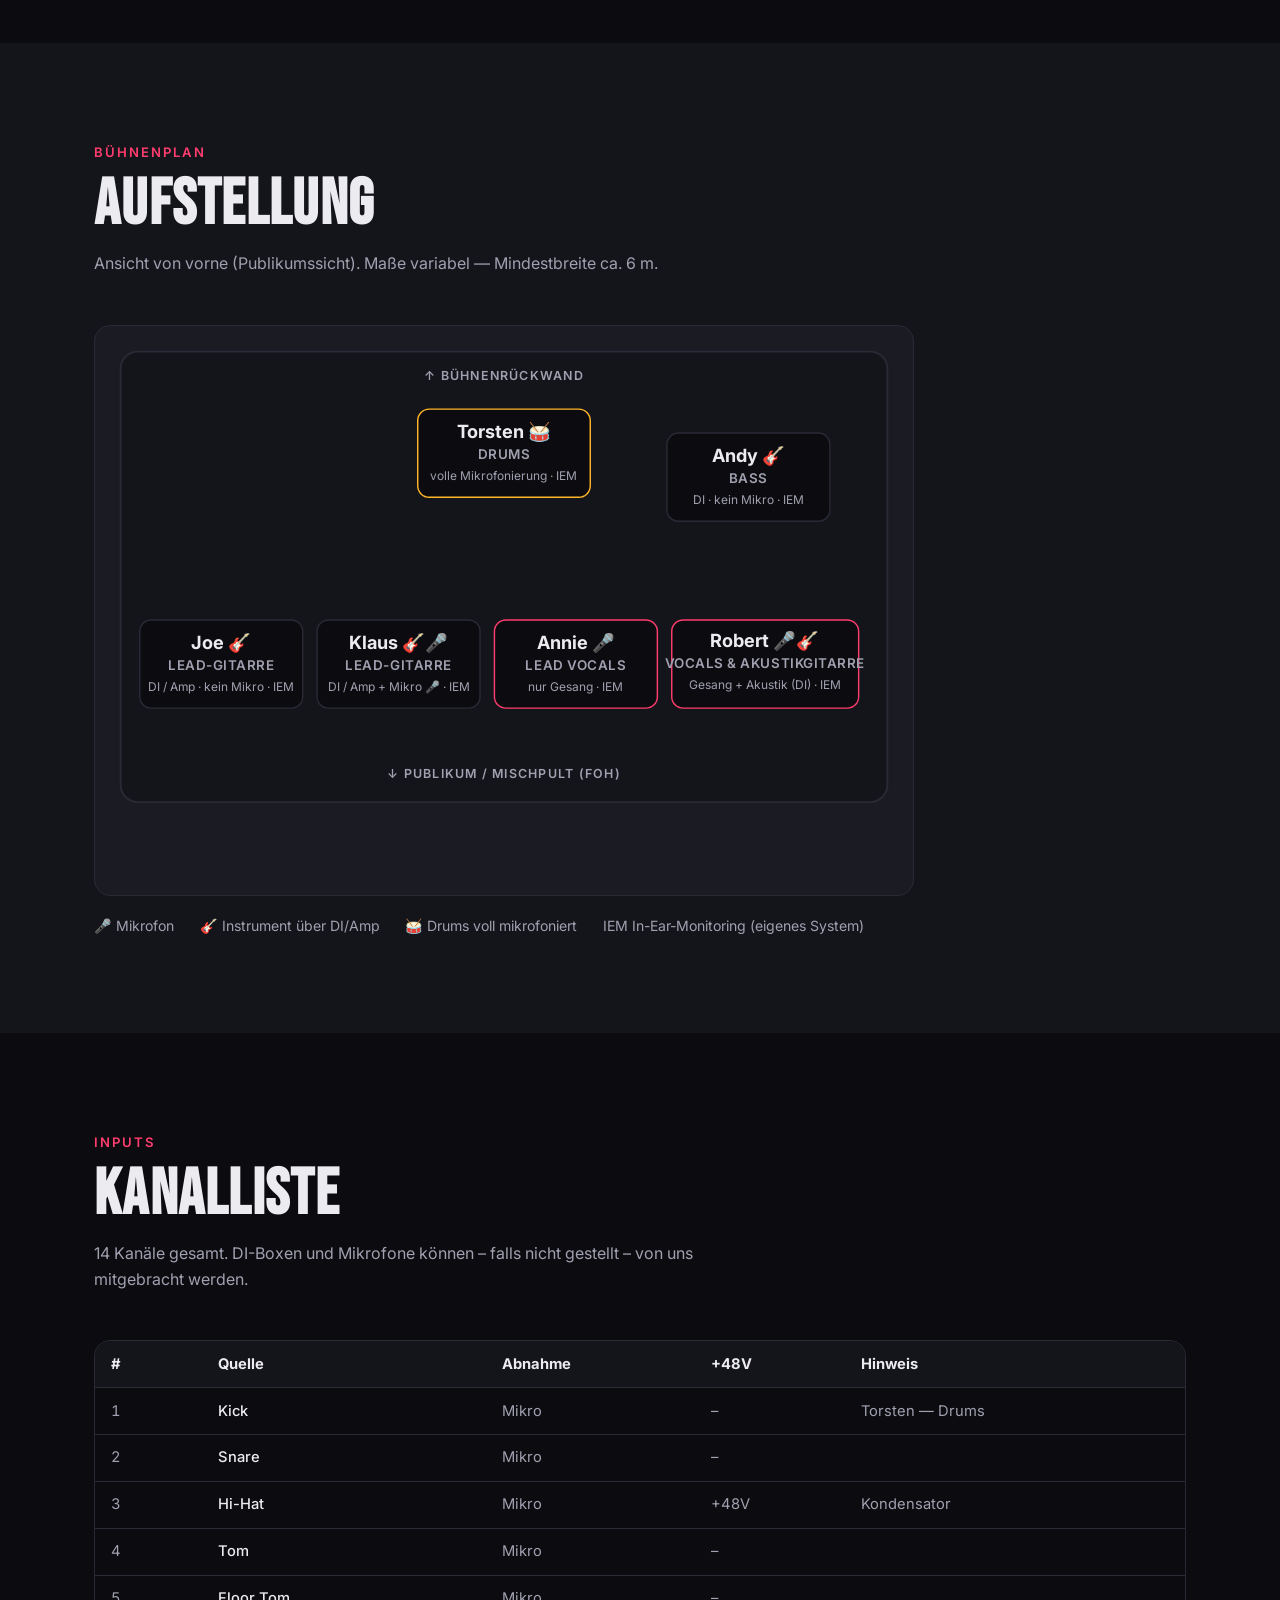
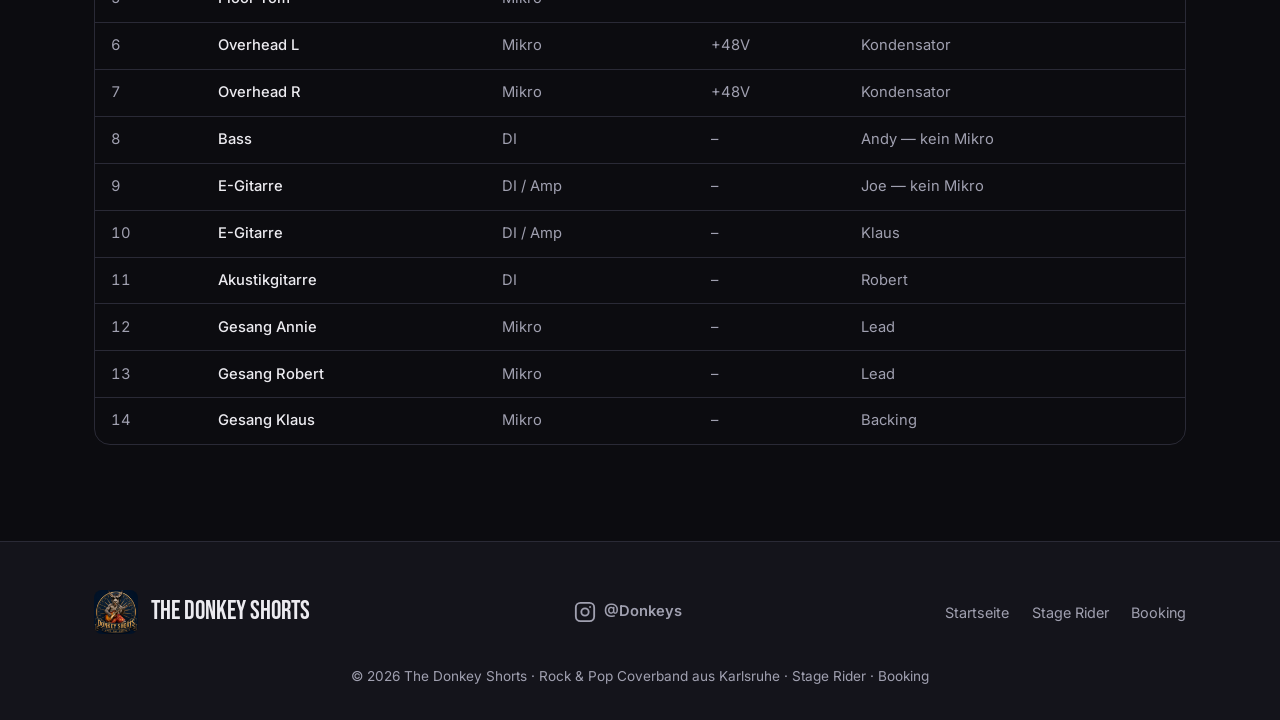
<file: stagerider.html>
<!DOCTYPE html>
<html lang="de">
<head>
  <meta charset="UTF-8">
  <meta name="viewport" content="width=device-width, initial-scale=1.0">
  <title>Stage Rider — The Donkey Shorts</title>
  <meta name="description" content="Technischer Stage Rider der Coverband The Donkey Shorts — Bühnenplan, Kanalliste und Monitoring.">
  <meta name="robots" content="noindex">
  <link rel="icon" type="image/png" href="assets/img/logo.png">
  <link rel="preconnect" href="https://fonts.googleapis.com">
  <link rel="preconnect" href="https://fonts.gstatic.com" crossorigin>
  <link href="https://fonts.googleapis.com/css2?family=Bebas+Neue&family=Inter:wght@400;500;600;700;800&display=swap" rel="stylesheet">
  <link rel="stylesheet" href="css/style.css?v=13">
</head>
<body>

  <!-- ===================== NAV ===================== -->
  <nav class="nav scrolled" id="nav">
    <div class="container">
      <a class="nav-brand" href="index.html">
        <img src="assets/img/logo.png" alt="The Donkey Shorts Logo">
        <span>The Donkey Shorts</span>
      </a>
      <ul class="nav-links" id="navLinks">
        <li><a href="index.html">← Zur Startseite</a></li>
      </ul>
      <button class="nav-toggle" id="navToggle" aria-label="Menü öffnen">
        <span></span><span></span><span></span>
      </button>
    </div>
  </nav>

  <!-- ===================== HERO ===================== -->
  <header class="intern-hero">
    <div class="container">
      <span class="kicker">Technik</span>
      <h1>Stage Rider</h1>
      <p style="color:var(--text-dim);max-width:620px;margin-top:.6rem;">
        Technische Angaben für Veranstalter und Tontechnik — Bühnenaufbau, Kanalliste
        und Monitoring der Donkey Shorts (6-köpfige Rock- &amp; Pop-Coverband).
      </p>
    </div>
  </header>

  <!-- ===================== DOWNLOADS ===================== -->
  <section class="section alt" id="werbematerial">
    <div class="container">
      <div class="section-head">
        <span class="kicker">Für Veranstalter</span>
        <h2>Werbematerial</h2>
        <p>Flyer und Bandbild zum Herunterladen — gerne für Plakate, Social Media und Ankündigungen eures Events verwenden.</p>
      </div>
      <div class="downloads">
        <article class="download">
          <img src="assets/downloads/donkey-shorts-flyer-vorschau.jpg" alt="Vorschau des Flyers der Donkey Shorts" loading="lazy">
          <div class="download-body">
            <h3>Flyer</h3>
            <p>A4-Flyer als PDF mit freiem Feld für euer Datum und eure Location — zum Ausdrucken oder Weiterschicken.</p>
            <a class="btn btn-primary" href="assets/downloads/donkey-shorts-flyer.pdf" download>PDF herunterladen</a>
          </div>
        </article>
        <article class="download">
          <img src="assets/downloads/donkey-shorts-bandbild.jpg" alt="Bandbild der Donkey Shorts mit allen sechs Mitgliedern" loading="lazy">
          <div class="download-body">
            <h3>Bandbild</h3>
            <p>Alle sechs Mitglieder mit Logo, 3200&nbsp;×&nbsp;1800&nbsp;px (JPG) — passt für Web, Social Media und Plakate.</p>
            <a class="btn btn-primary" href="assets/downloads/donkey-shorts-bandbild.jpg" download>JPG herunterladen</a>
          </div>
        </article>
      </div>
    </div>
  </section>

  <!-- ===================== MONITORING ===================== -->
  <section class="section">
    <div class="container">
      <div class="section-head">
        <span class="kicker">Monitoring</span>
        <h2>Komplett In-Ear</h2>
      </div>
      <div class="rider-note">
        <p>
          Die Band spielt durchgängig mit <strong>In-Ear-Monitoring</strong> und bringt das
          eigene System mit. <strong>Es werden keine Bühnenmonitore (Wedges) benötigt.</strong>
          Vom FOH-Pult benötigen wir lediglich die entsprechenden Monitor-/Aux-Wege bzw.
          einen Split der Eingangssignale.
        </p>
      </div>
    </div>
  </section>

  <!-- ===================== BÜHNENPLAN ===================== -->
  <section class="section alt">
    <div class="container">
      <div class="section-head">
        <span class="kicker">Bühnenplan</span>
        <h2>Aufstellung</h2>
        <p>Ansicht von vorne (Publikumssicht). Maße variabel — Mindestbreite ca. 6&nbsp;m.</p>
      </div>

      <div class="stageplot">
        <svg viewBox="0 0 820 560" role="img" aria-label="Bühnenplan der Band The Donkey Shorts">
          <!-- Bühnenfläche -->
          <rect x="10" y="10" width="800" height="470" rx="18" class="sp-stage"/>
          <text x="410" y="40" class="sp-back">↑ Bühnenrückwand</text>

          <!-- Drums (Torsten) — hinten Mitte, auf Riser -->
          <g>
            <rect x="320" y="70" width="180" height="92" rx="12" class="sp-box sp-drums"/>
            <text x="410" y="100" class="sp-name">Torsten 🥁</text>
            <text x="410" y="122" class="sp-role">Drums</text>
            <text x="410" y="144" class="sp-tag">volle Mikrofonierung · IEM</text>
          </g>

          <!-- Bass (Andy) — hinten rechts -->
          <g>
            <rect x="580" y="95" width="170" height="92" rx="12" class="sp-box"/>
            <text x="665" y="125" class="sp-name">Andy 🎸</text>
            <text x="665" y="147" class="sp-role">Bass</text>
            <text x="665" y="169" class="sp-tag">DI · kein Mikro · IEM</text>
          </g>

          <!-- Lead-Gitarre (Joe) — vorne links -->
          <g>
            <rect x="30" y="290" width="170" height="92" rx="12" class="sp-box"/>
            <text x="115" y="320" class="sp-name">Joe 🎸</text>
            <text x="115" y="342" class="sp-role">Lead-Gitarre</text>
            <text x="115" y="364" class="sp-tag">DI / Amp · kein Mikro · IEM</text>
          </g>

          <!-- Lead-Gitarre + Backing Vocals (Klaus) — vorne halblinks, neben Joe -->
          <g>
            <rect x="215" y="290" width="170" height="92" rx="12" class="sp-box"/>
            <text x="300" y="320" class="sp-name">Klaus 🎸🎤</text>
            <text x="300" y="342" class="sp-role">Lead-Gitarre</text>
            <text x="300" y="364" class="sp-tag">DI / Amp + Mikro 🎤 · IEM</text>
          </g>

          <!-- Lead Vocals (Annie) — vorne halbrechts -->
          <g>
            <rect x="400" y="290" width="170" height="92" rx="12" class="sp-box sp-vox"/>
            <text x="485" y="320" class="sp-name">Annie 🎤</text>
            <text x="485" y="342" class="sp-role">Lead Vocals</text>
            <text x="485" y="364" class="sp-tag">nur Gesang · IEM</text>
          </g>

          <!-- Vocals + Akustik (Robert) — vorne rechts -->
          <g>
            <rect x="585" y="290" width="195" height="92" rx="12" class="sp-box sp-vox"/>
            <text x="682" y="318" class="sp-name">Robert 🎤🎸</text>
            <text x="682" y="340" class="sp-role">Vocals &amp; Akustikgitarre</text>
            <text x="682" y="362" class="sp-tag">Gesang + Akustik (DI) · IEM</text>
          </g>

          <!-- Publikum -->
          <text x="410" y="455" class="sp-front">↓ Publikum / Mischpult (FOH)</text>
        </svg>
      </div>

      <ul class="rider-legend">
        <li>🎤 Mikrofon</li>
        <li>🎸 Instrument über DI/Amp</li>
        <li>🥁 Drums voll mikrofoniert</li>
        <li>IEM In-Ear-Monitoring (eigenes System)</li>
      </ul>
    </div>
  </section>

  <!-- ===================== KANALLISTE ===================== -->
  <section class="section">
    <div class="container">
      <div class="section-head">
        <span class="kicker">Inputs</span>
        <h2>Kanalliste</h2>
        <p>14 Kanäle gesamt. DI-Boxen und Mikrofone können – falls nicht gestellt – von uns mitgebracht werden.</p>
      </div>

      <div class="rider-table-wrap">
        <table class="rider-table">
          <thead>
            <tr>
              <th>#</th>
              <th>Quelle</th>
              <th>Abnahme</th>
              <th>+48V</th>
              <th>Hinweis</th>
            </tr>
          </thead>
          <tbody>
            <tr><td>1</td><td>Kick</td><td>Mikro</td><td>–</td><td>Torsten — Drums</td></tr>
            <tr><td>2</td><td>Snare</td><td>Mikro</td><td>–</td><td></td></tr>
            <tr><td>3</td><td>Hi-Hat</td><td>Mikro</td><td>+48V</td><td>Kondensator</td></tr>
            <tr><td>4</td><td>Tom</td><td>Mikro</td><td>–</td><td></td></tr>
            <tr><td>5</td><td>Floor Tom</td><td>Mikro</td><td>–</td><td></td></tr>
            <tr><td>6</td><td>Overhead L</td><td>Mikro</td><td>+48V</td><td>Kondensator</td></tr>
            <tr><td>7</td><td>Overhead R</td><td>Mikro</td><td>+48V</td><td>Kondensator</td></tr>
            <tr><td>8</td><td>Bass</td><td>DI</td><td>–</td><td>Andy — kein Mikro</td></tr>
            <tr><td>9</td><td>E-Gitarre</td><td>DI / Amp</td><td>–</td><td>Joe — kein Mikro</td></tr>
            <tr><td>10</td><td>E-Gitarre</td><td>DI / Amp</td><td>–</td><td>Klaus</td></tr>
            <tr><td>11</td><td>Akustikgitarre</td><td>DI</td><td>–</td><td>Robert</td></tr>
            <tr><td>12</td><td>Gesang Annie</td><td>Mikro</td><td>–</td><td>Lead</td></tr>
            <tr><td>13</td><td>Gesang Robert</td><td>Mikro</td><td>–</td><td>Lead</td></tr>
            <tr><td>14</td><td>Gesang Klaus</td><td>Mikro</td><td>–</td><td>Backing</td></tr>
          </tbody>
        </table>
      </div>
    </div>
  </section>

  <!-- ===================== FOOTER ===================== -->
  <footer class="footer">
    <div class="container">
      <div class="footer-inner">
        <div class="footer-brand">
          <img src="assets/img/logo.png" alt="Logo">
          <span>The Donkey Shorts</span>
        </div>
        <a class="footer-social" href="https://www.instagram.com/airdig_/" target="_blank" rel="noopener" aria-label="The Donkey Shorts auf Instagram">
          <svg viewBox="0 0 24 24" fill="none" stroke="currentColor" stroke-width="2" stroke-linecap="round" stroke-linejoin="round" aria-hidden="true"><rect x="2" y="2" width="20" height="20" rx="5"/><circle cx="12" cy="12" r="4"/><circle cx="17.5" cy="6.5" r="1" fill="currentColor" stroke="none"/></svg>
          <span>@Donkeys</span>
        </a>
        <div class="footer-links">
          <a href="index.html">Startseite</a>
          <a href="stagerider.html">Stage Rider</a>
          <a href="contact.html">Booking</a>
        </div>
      </div>
      <p class="footer-copy">© <span id="year"></span> The Donkey Shorts · Rock &amp; Pop Coverband aus Karlsruhe · <a href="stagerider.html">Stage Rider</a> · <a href="contact.html">Booking</a></p>
    </div>
  </footer>

  <script src="js/main.js?v=3"></script>
</body>
</html>
</file>
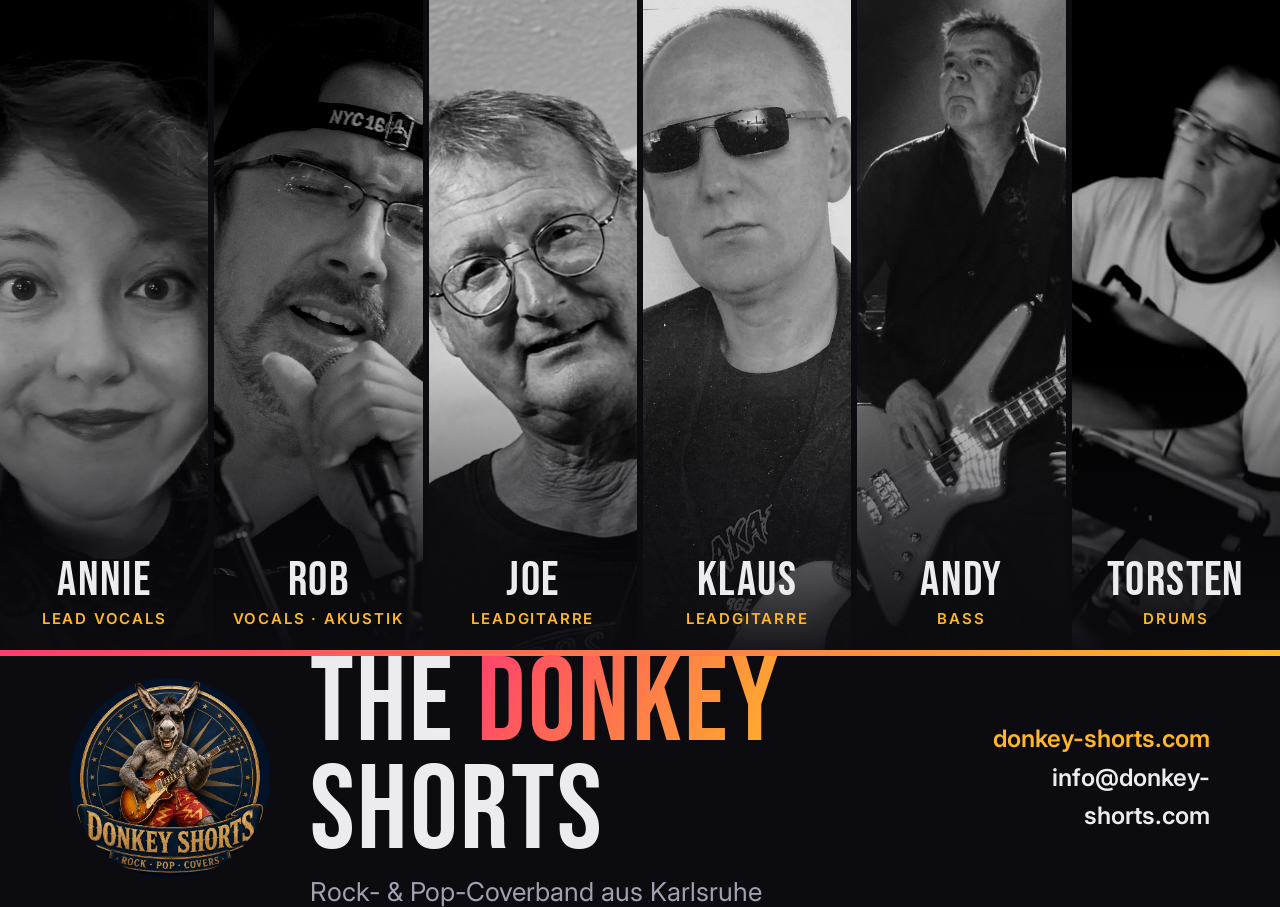
<file: presse/bandbild.html>
<!DOCTYPE html>
<!-- Vorlage für das Band-Image (assets/downloads/donkey-shorts-bandbild.jpg).
     Neu erzeugen mit: presse/build.sh -->
<html lang="de">
<head>
<meta charset="UTF-8">
<link href="https://fonts.googleapis.com/css2?family=Bebas+Neue&family=Inter:wght@400;600;800&display=swap" rel="stylesheet">
<style>
  :root { --bg:#0c0c10; --text:#ecebf0; --dim:#a0a0b0; --accent:#ff3d6e; --accent-2:#ffb627; }
  * { margin:0; padding:0; box-sizing:border-box; }
  html, body { width:1600px; height:900px; overflow:hidden; background:var(--bg); color:var(--text); font-family:'Inter',sans-serif; }

  .members { position:absolute; inset:0 0 250px 0; display:grid; grid-template-columns:repeat(6,1fr); gap:6px; }
  .m { position:relative; overflow:hidden; }
  .m img { width:100%; height:100%; object-fit:cover; filter:grayscale(1) contrast(1.1) brightness(.9); }
  /* Joe: Foto ist schräg aufgenommen, darum um das Gesicht gedreht, damit der Kopf gerade steht */
  .m img.joe { position:absolute; width:1020px; height:1020px; max-width:none; object-fit:fill;
               left:-134px; top:-130px; transform-origin:263px 382px; transform:rotate(40deg); }
  .m::after { content:""; position:absolute; inset:0; background:linear-gradient(180deg, rgba(12,12,16,0) 55%, rgba(12,12,16,.95) 100%); }
  .m .who { position:absolute; left:0; right:0; bottom:22px; text-align:center; z-index:1; }
  .m .name { font-family:'Bebas Neue',sans-serif; font-size:48px; line-height:1; letter-spacing:.03em; }
  .m .role { font-size:15px; font-weight:600; text-transform:uppercase; letter-spacing:.12em; color:var(--accent-2); margin-top:4px; }

  .bar { position:absolute; left:0; right:0; bottom:0; height:250px; display:flex; align-items:center; gap:40px; padding:0 70px;
         background:var(--bg); border-top:6px solid; border-image:linear-gradient(90deg,var(--accent),var(--accent-2)) 1; }
  .bar img { width:200px; height:200px; border-radius:50%; }
  .title { font-family:'Bebas Neue',sans-serif; font-size:120px; line-height:.9; letter-spacing:.02em; }
  .grad { background:linear-gradient(120deg,var(--accent),var(--accent-2)); -webkit-background-clip:text; background-clip:text; color:transparent; }
  .sub { font-size:26px; color:var(--dim); margin-top:10px; }
  .url { margin-left:auto; text-align:right; font-size:24px; font-weight:600; line-height:1.6; }
  .url span { color:var(--accent-2); }
</style>
</head>
<body>
  <div class="members">
    <div class="m"><img src="../assets/fotos/Annie.jpg" style="object-position:50% 30%"><div class="who"><div class="name">Annie</div><div class="role">Lead Vocals</div></div></div>
    <div class="m"><img src="../assets/fotos/Rob.png"><div class="who"><div class="name">Rob</div><div class="role">Vocals · Akustik</div></div></div>
    <div class="m"><img class="joe" src="../assets/fotos/Joe.jpg"><div class="who"><div class="name">Joe</div><div class="role">Leadgitarre</div></div></div>
    <div class="m"><img src="../assets/fotos/Klaus.jpg"><div class="who"><div class="name">Klaus</div><div class="role">Leadgitarre</div></div></div>
    <div class="m"><img src="../assets/fotos/Andy.jpg" style="object-position:35% 50%"><div class="who"><div class="name">Andy</div><div class="role">Bass</div></div></div>
    <div class="m"><img src="../assets/fotos/Thorsten.png" style="object-position:60% 50%"><div class="who"><div class="name">Torsten</div><div class="role">Drums</div></div></div>
  </div>

  <div class="bar">
    <img src="../assets/img/logo.png" alt="">
    <div>
      <div class="title">The <span class="grad">Donkey</span> Shorts</div>
      <div class="sub">Rock- &amp; Pop-Coverband aus Karlsruhe</div>
    </div>
    <div class="url"><span>donkey-shorts.com</span><br>info@donkey-shorts.com</div>
  </div>
</body>
</html>
</file>
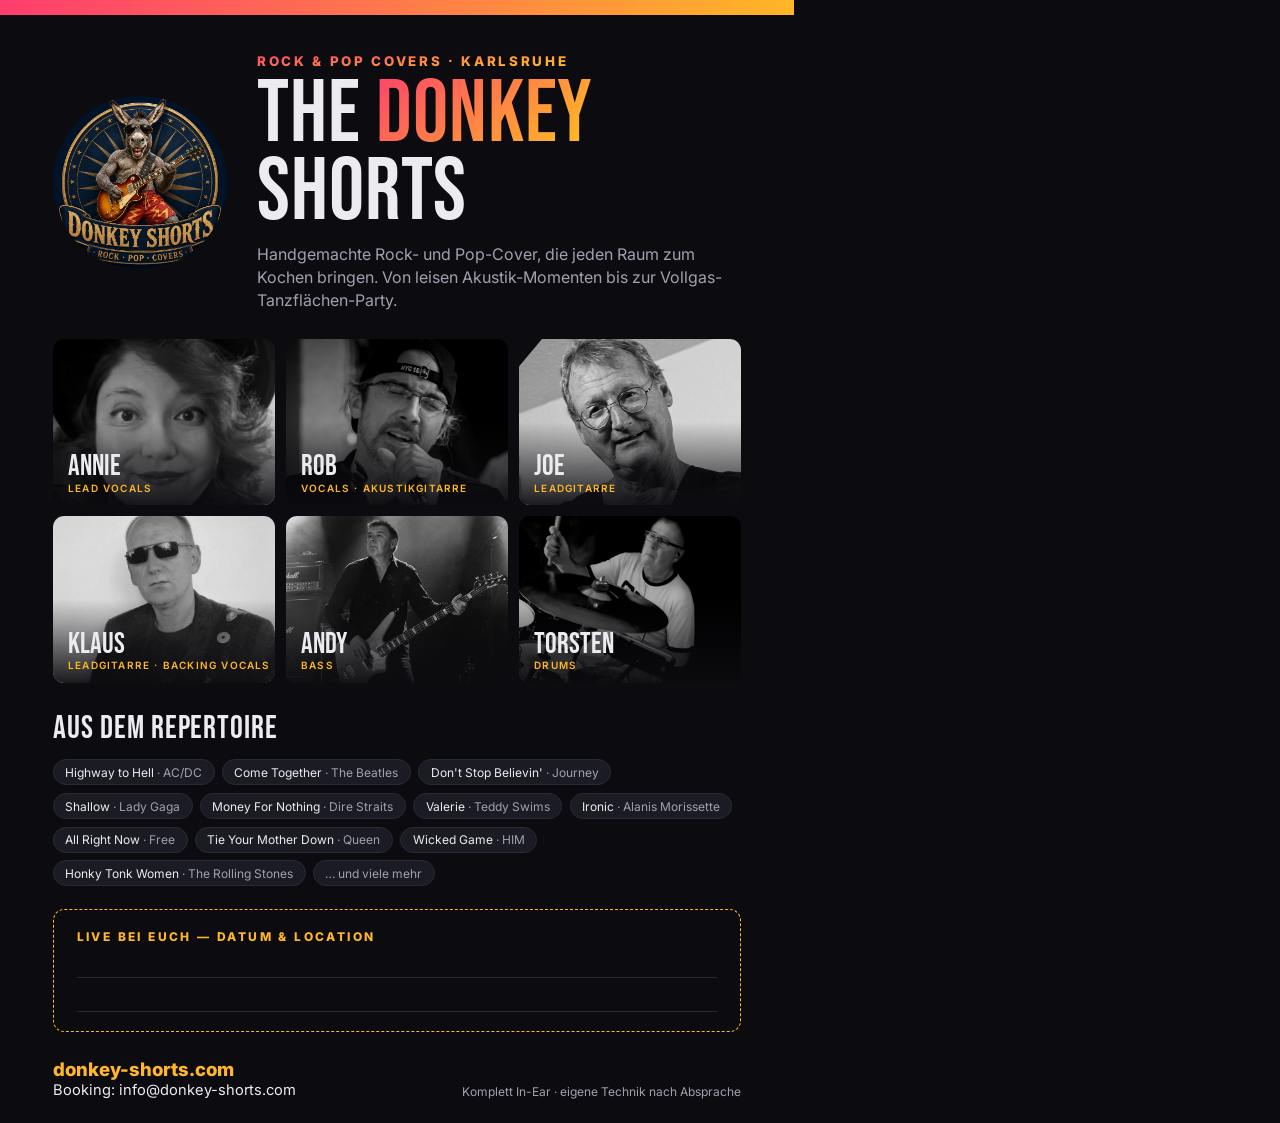
<file: presse/flyer.html>
<!DOCTYPE html>
<!-- Vorlage für den Flyer (assets/downloads/donkey-shorts-flyer.pdf, A4).
     Neu erzeugen mit: presse/build.sh -->
<html lang="de">
<head>
<meta charset="UTF-8">
<link href="https://fonts.googleapis.com/css2?family=Bebas+Neue&family=Inter:wght@400;600;800&display=swap" rel="stylesheet">
<style>
  @page { size:A4; margin:0; }
  :root { --bg:#0c0c10; --card:#1b1b24; --line:#2a2a36; --text:#ecebf0; --dim:#a0a0b0; --accent:#ff3d6e; --accent-2:#ffb627; }
  * { margin:0; padding:0; box-sizing:border-box; }
  html, body { width:210mm; height:297mm; overflow:hidden; background:var(--bg); color:var(--text); font-family:'Inter',sans-serif;
               -webkit-print-color-adjust:exact; print-color-adjust:exact; }
  .page { position:relative; width:210mm; height:297mm; padding:14mm 14mm 12mm; display:flex; flex-direction:column; }
  .page::before { content:""; position:absolute; left:0; right:0; top:0; height:4mm; background:linear-gradient(90deg,var(--accent),var(--accent-2)); }

  .head { display:flex; align-items:center; gap:8mm; }
  .head img { width:46mm; height:46mm; border-radius:50%; }
  .kicker { font-size:10pt; font-weight:800; letter-spacing:.2em; }
  h1 { font-family:'Bebas Neue',sans-serif; font-weight:400; font-size:66pt; line-height:.88; letter-spacing:.01em; margin-top:2mm; }
  /* Verlaufsschrift als SVG: CSS background-clip:text wird in PDF-Viewern (z. B. Vorschau) fehlerhaft dargestellt */
  svg.gt { display:inline-block; overflow:visible; vertical-align:baseline; }
  svg.gt text { fill:url(#accent-grad); font:inherit; letter-spacing:inherit; }
  .lead { font-size:12pt; color:var(--dim); margin-top:3mm; line-height:1.45; }

  .members { display:grid; grid-template-columns:repeat(3,1fr); gap:3mm; margin-top:7mm; }
  .m { position:relative; height:44mm; border-radius:3mm; overflow:hidden; }
  .m img { width:100%; height:100%; object-fit:cover; filter:grayscale(1) contrast(1.1) brightness(.9); }
  /* Joe: Foto ist schräg aufgenommen, darum um das Gesicht gedreht, damit der Kopf gerade steht */
  .m img.joe { position:absolute; width:110mm; height:110mm; max-width:none; object-fit:fill;
               left:.6mm; top:-24.3mm; transform-origin:28.4mm 41.3mm; transform:rotate(40deg); }
  .m::after { content:""; position:absolute; inset:0; background:linear-gradient(180deg,rgba(12,12,16,0) 50%,rgba(12,12,16,.92) 100%); }
  .m .who { position:absolute; left:4mm; bottom:3mm; z-index:1; }
  .m .name { font-family:'Bebas Neue',sans-serif; font-size:22pt; line-height:1; }
  .m .role { font-size:7.5pt; font-weight:600; text-transform:uppercase; letter-spacing:.12em; color:var(--accent-2); }

  h2 { font-family:'Bebas Neue',sans-serif; font-weight:400; font-size:24pt; letter-spacing:.03em; margin:7mm 0 3mm; }
  .songs { display:flex; flex-wrap:wrap; gap:2mm; margin-bottom:6mm; }
  .songs span { font-size:9pt; padding:1.2mm 3mm; border:1px solid var(--line); border-radius:10mm; background:var(--card); }
  .songs span i { font-style:normal; color:var(--dim); }

  .gig { margin-top:auto; border:1.5px dashed var(--accent-2); border-radius:3mm; padding:5mm 6mm; }
  .gig .label { font-size:9pt; font-weight:800; text-transform:uppercase; letter-spacing:.2em; color:var(--accent-2); }
  .gig .line { height:9mm; border-bottom:1px solid var(--line); }

  .foot { display:flex; justify-content:space-between; align-items:flex-end; margin-top:7mm; font-size:11pt; }
  .foot b { color:var(--accent-2); font-weight:800; font-size:14pt; }
  .foot .dim { color:var(--dim); font-size:9pt; }
</style>
</head>
<body>
<div class="page">
  <div class="head">
    <img src="../assets/img/logo.png" alt="">
    <div>
      <svg width="0" height="0" style="position:absolute">
        <!-- gleicher Verlauf wie .hero h1 .grad auf der Webseite (120deg, --accent → --accent-2) -->
        <linearGradient id="accent-grad" x1="0" y1="0" x2="1" y2="0.58">
          <stop offset="0" stop-color="#ff3d6e"/><stop offset="1" stop-color="#ffb627"/>
        </linearGradient>
      </svg>
      <div class="kicker"><svg class="gt"><text>ROCK &amp; POP COVERS · KARLSRUHE</text></svg></div>
      <h1>The <svg class="gt"><text>DONKEY</text></svg><br>Shorts</h1>
      <p class="lead">Handgemachte Rock- und Pop-Cover, die jeden Raum zum Kochen bringen. Von leisen Akustik-Momenten bis zur Vollgas-Tanzflächen-Party.</p>
    </div>
  </div>

  <div class="members">
    <div class="m"><img src="../assets/fotos/Annie.jpg" style="object-position:50% 42%"><div class="who"><div class="name">Annie</div><div class="role">Lead Vocals</div></div></div>
    <div class="m"><img src="../assets/fotos/Rob.png" style="object-position:50% 20%"><div class="who"><div class="name">Rob</div><div class="role">Vocals · Akustikgitarre</div></div></div>
    <div class="m"><img class="joe" src="../assets/fotos/Joe.jpg"><div class="who"><div class="name">Joe</div><div class="role">Leadgitarre</div></div></div>
    <div class="m"><img src="../assets/fotos/Klaus.jpg" style="object-position:50% 20%"><div class="who"><div class="name">Klaus</div><div class="role">Leadgitarre · Backing Vocals</div></div></div>
    <div class="m"><img src="../assets/fotos/Andy.jpg" style="object-position:30% 0%"><div class="who"><div class="name">Andy</div><div class="role">Bass</div></div></div>
    <div class="m"><img src="../assets/fotos/Thorsten.png" style="object-position:60% 50%"><div class="who"><div class="name">Torsten</div><div class="role">Drums</div></div></div>
  </div>

  <h2>Aus dem Repertoire</h2>
  <div class="songs">
    <span>Highway to Hell <i>· AC/DC</i></span>
    <span>Come Together <i>· The Beatles</i></span>
    <span>Don't Stop Believin' <i>· Journey</i></span>
    <span>Shallow <i>· Lady Gaga</i></span>
    <span>Money For Nothing <i>· Dire Straits</i></span>
    <span>Valerie <i>· Teddy Swims</i></span>
    <span>Ironic <i>· Alanis Morissette</i></span>
    <span>All Right Now <i>· Free</i></span>
    <span>Tie Your Mother Down <i>· Queen</i></span>
    <span>Wicked Game <i>· HIM</i></span>
    <span>Honky Tonk Women <i>· The Rolling Stones</i></span>
    <span><i>… und viele mehr</i></span>
  </div>

  <div class="gig">
    <div class="label">Live bei euch — Datum &amp; Location</div>
    <div class="line"></div>
    <div class="line"></div>
  </div>

  <div class="foot">
    <div><b>donkey-shorts.com</b><br>Booking: info@donkey-shorts.com</div>
    <div class="dim">Komplett In-Ear · eigene Technik nach Absprache</div>
  </div>
</div>
<script>
  // SVG-Verlaufstexte auf ihre Textgröße zuschneiden und auf die Grundlinie setzen;
  // negative Ränder, damit sie die Zeilenhöhe nicht vergrößern
  document.fonts.ready.then(() => {
    document.querySelectorAll('svg.gt').forEach(svg => {
      const b = svg.querySelector('text').getBBox();
      const descent = b.y + b.height;
      svg.setAttribute('viewBox', `${b.x} ${b.y} ${b.width} ${b.height}`);
      svg.setAttribute('width', b.width);
      svg.setAttribute('height', b.height);
      svg.style.marginBottom = `${-descent}px`;
      svg.style.marginTop = `${descent - b.height}px`;
    });
  });
</script>
</body>
</html>
</file>
<file: css/style.css>
/* =========================================================
   The Donkey Shorts — Band Homepage
   Modern dark rock/pop theme · static prototype
   ========================================================= */

:root {
  --bg:        #0c0c10;
  --bg-soft:   #14141b;
  --bg-card:   #1b1b24;
  --line:      #2a2a36;
  --text:      #ecebf0;
  --text-dim:  #a0a0b0;
  --accent:    #ff3d6e;
  --accent-2:  #ffb627;
  --accent-grad: linear-gradient(120deg, #ff3d6e 0%, #ffb627 100%);
  --radius:    16px;
  --shadow:    0 10px 40px rgba(0,0,0,.45);
  --maxw:      1140px;
  --nav-h:     68px;
}

* { box-sizing: border-box; margin: 0; padding: 0; }

html { scroll-behavior: smooth; scroll-padding-top: var(--nav-h); overflow-x: clip; }

body {
  font-family: 'Inter', system-ui, -apple-system, 'Segoe UI', Roboto, sans-serif;
  background: var(--bg);
  color: var(--text);
  line-height: 1.6;
  -webkit-font-smoothing: antialiased;
  overflow-x: clip;
}

h1, h2, h3 {
  font-family: 'Bebas Neue', 'Inter', sans-serif;
  letter-spacing: .02em;
  line-height: 1.05;
  font-weight: 800;
}

a { color: inherit; text-decoration: none; }
img { max-width: 100%; display: block; }

.container { width: 100%; max-width: var(--maxw); margin: 0 auto; padding: 0 24px; }

/* ---------- Buttons ---------- */
.btn {
  display: inline-flex; align-items: center; gap: .5rem;
  padding: .8rem 1.6rem; border-radius: 999px;
  font-weight: 600; font-size: .95rem; cursor: pointer;
  appearance: none; -webkit-appearance: none;
  font-family: inherit; line-height: 1.2; background: transparent; color: var(--text); text-decoration: none;
  border: 1px solid transparent; transition: transform .15s ease, box-shadow .25s ease, background .25s;
}
.btn:hover { transform: translateY(-2px); }
.btn-primary { background: var(--accent-grad); color: #14141b; box-shadow: 0 8px 24px rgba(255,61,110,.3); }
.btn-ghost   { border-color: var(--line); color: var(--text); }
.btn-ghost:hover { border-color: var(--accent); color: var(--accent); }

/* ---------- Zugriffsschutz (Sperrbildschirm) ---------- */
#authGate { position: fixed; inset: 0; z-index: 9999; align-items: center; justify-content: center; background: var(--bg); padding: 1.5rem; }
.auth-box { display: flex; flex-direction: column; align-items: center; gap: 1rem; width: 100%; max-width: 340px; text-align: center; padding: 2.4rem 2rem; background: var(--bg-card); border: 1px solid var(--line); border-radius: var(--radius); }
.auth-logo { width: 64px; height: 64px; object-fit: contain; }
.auth-box input { width: 100%; padding: .8rem 1rem; border-radius: 999px; border: 1px solid var(--line); background: var(--bg); color: var(--text); font: inherit; text-align: center; }
.auth-box input:focus { outline: none; border-color: var(--accent); }
.auth-box .btn { width: 100%; justify-content: center; }
.auth-error { color: var(--accent); font-size: .9rem; margin: 0; }

/* ---------- Tooltip ---------- */
.tip { position: relative; }
.tip::after {
  content: attr(data-tip);
  position: absolute; bottom: calc(100% + 10px); left: 50%;
  width: max-content; max-width: 260px;
  padding: .6rem .8rem; border-radius: 10px;
  background: var(--bg-card); color: var(--text); border: 1px solid var(--line);
  font-size: .82rem; font-weight: 500; line-height: 1.45; text-align: left; white-space: normal;
  box-shadow: 0 8px 24px rgba(0,0,0,.35);
  opacity: 0; visibility: hidden; transform: translateX(-50%) translateY(4px);
  transition: opacity .2s ease, transform .2s ease; pointer-events: none; z-index: 60;
}
.tip::before {
  content: ""; position: absolute; bottom: calc(100% + 4px); left: 50%;
  border: 6px solid transparent; border-top-color: var(--line);
  transform: translateX(-50%); opacity: 0; visibility: hidden;
  transition: opacity .2s ease; pointer-events: none; z-index: 60;
}
.tip:hover::after, .tip:focus-visible::after { opacity: 1; visibility: visible; transform: translateX(-50%) translateY(0); }
.tip:hover::before, .tip:focus-visible::before { opacity: 1; visibility: visible; }

/* ---------- Navbar ---------- */
.nav {
  position: fixed; top: 0; left: 0; right: 0; height: var(--nav-h);
  display: flex; align-items: center; z-index: 100;
  background: rgba(12,12,16,.6); backdrop-filter: blur(14px);
  border-bottom: 1px solid transparent; transition: background .3s, border-color .3s;
}
.nav.scrolled { background: rgba(12,12,16,.92); border-bottom-color: var(--line); }
.nav .container { display: flex; align-items: center; justify-content: space-between; }
.nav-brand { display: flex; align-items: center; gap: .6rem; font-family: 'Bebas Neue', sans-serif; font-size: 1.4rem; letter-spacing: .04em; }
.nav-brand img { height: 38px; width: auto; border-radius: 6px; }
.nav-links { display: flex; align-items: center; gap: .4rem; list-style: none; }
.nav-links a {
  padding: .5rem .9rem; border-radius: 999px; font-size: .92rem; font-weight: 500;
  color: var(--text-dim); transition: color .2s, background .2s;
}
.nav-links a:hover, .nav-links a.active { color: var(--text); background: var(--bg-card); }
.nav-links a.cta { color: var(--accent); }

.nav-toggle { display: none; background: none; border: 0; cursor: pointer; padding: 8px; }
.nav-toggle span { display: block; width: 26px; height: 2px; background: var(--text); margin: 5px 0; transition: .3s; }

/* ---------- Hero ---------- */
.hero {
  min-height: 100vh; display: flex; align-items: center; position: relative;
  background:
    radial-gradient(900px 500px at 75% 15%, rgba(255,61,110,.18), transparent 60%),
    radial-gradient(700px 500px at 10% 80%, rgba(255,182,39,.12), transparent 55%),
    var(--bg);
  overflow: hidden;
}
.hero::after {
  content: ""; position: absolute; inset: 0;
  background-image: radial-gradient(rgba(255,255,255,.04) 1px, transparent 1px);
  background-size: 32px 32px; mask-image: linear-gradient(180deg, transparent, #000 30%, #000 70%, transparent);
  pointer-events: none;
}
.hero-inner { position: relative; z-index: 2; padding-top: var(--nav-h); }
.hero-logo {
  display: block; width: clamp(240px, 32vw, 420px); height: auto;
  margin-bottom: 1.6rem;
  filter: drop-shadow(0 12px 40px rgba(255,61,110,.35));
  animation: hero-logo-in .8s cubic-bezier(.16,1,.3,1) both;
}
@keyframes hero-logo-in {
  from { opacity: 0; transform: translateY(16px) scale(.96); }
  to   { opacity: 1; transform: none; }
}
/* Auf dem Smartphone: Logo füllt die volle Breite und ist zentriert */
@media (max-width: 620px) {
  .hero-logo { width: 100%; max-width: 100%; margin-left: auto; margin-right: auto; }
}
.hero-eyebrow {
  display: inline-flex; align-items: center; gap: .5rem; font-size: .85rem; letter-spacing: .18em;
  text-transform: uppercase; color: var(--accent-2); font-weight: 600; margin-bottom: 1.2rem;
}
.hero-eyebrow::before { content: ""; width: 28px; height: 2px; background: var(--accent-2); }
.hero h1 { font-size: clamp(3.5rem, 11vw, 9rem); }
.hero h1 .grad { background: var(--accent-grad); -webkit-background-clip: text; background-clip: text; color: transparent; }
.hero p.lead { max-width: 540px; color: var(--text-dim); font-size: 1.2rem; margin: 1.5rem 0 2.2rem; }
.hero-actions { display: flex; gap: 1rem; flex-wrap: wrap; }

/* ---------- Section scaffolding ---------- */
.section { padding: 6rem 0; position: relative; }
.section.alt { background: var(--bg-soft); }
.section-head { margin-bottom: 3rem; }
.section-head .kicker { color: var(--accent); font-weight: 600; letter-spacing: .15em; text-transform: uppercase; font-size: .82rem; }
.section-head h2 { font-size: clamp(2.4rem, 6vw, 4rem); margin-top: .4rem; }
.section-head p { color: var(--text-dim); max-width: 600px; margin-top: .8rem; }

/* ---------- Termine / Aktuell ---------- */
.gig-list { display: flex; flex-direction: column; gap: 1rem; }
.gig {
  display: grid; grid-template-columns: auto 1fr auto; gap: 1.5rem; align-items: center;
  background: var(--bg-card); border: 1px solid var(--line); border-radius: var(--radius);
  padding: 1.4rem 1.8rem; transition: border-color .25s, transform .25s;
}
.gig:hover { border-color: var(--accent); transform: translateX(6px); }
.gig-date { text-align: center; min-width: 70px; }
.gig-date .day { font-family: 'Bebas Neue', sans-serif; font-size: 2.4rem; line-height: 1; }
.gig-date .mon { text-transform: uppercase; font-size: .8rem; letter-spacing: .1em; color: var(--accent); }
.gig-info h3 { font-size: 1.5rem; font-family: 'Inter', sans-serif; font-weight: 700; }
.gig-info p { color: var(--text-dim); font-size: .95rem; }
.gig-meta { color: var(--text-dim); font-size: .9rem; text-align: right; }
.empty-state { color: var(--text-dim); background: var(--bg-card); border: 1px dashed var(--line); border-radius: var(--radius); padding: 2rem; text-align: center; }

/* ---------- Band members ---------- */
/* Band-Karussell — ein Mitglied sichtbar, per Swipe / Pfeilen wechselbar */
.band-carousel { position: relative; max-width: 760px; margin: 0 auto; container-type: inline-size; }
.member-track {
  display: flex; overflow-x: auto; scroll-snap-type: x mandatory;
  scroll-behavior: smooth; gap: 0; border-radius: var(--radius);
  -ms-overflow-style: none; scrollbar-width: none;
}
.member-track::-webkit-scrollbar { display: none; }
.member-track:focus-visible { outline: 2px solid var(--accent); outline-offset: 4px; }

.member {
  flex: 0 0 100%; scroll-snap-align: center;
  background: var(--bg-card); border: 1px solid var(--line); border-radius: var(--radius);
  overflow: hidden; display: flex; flex-direction: column;
}
.member-photo { aspect-ratio: 1; overflow: hidden; }
.member-photo img { width: 100%; height: 100%; object-fit: cover; }
/* Graustufen-/Zoom-Effekt nur für Geräte mit echter Maus.
   Auf iOS Safari erzeugt filter/transition eine eigene Compositing-Ebene,
   die im horizontal scrollenden Track für zuvor unsichtbare Slides nicht
   gezeichnet wird — das Foto erschien erst nach einem Tap (:hover). */
@media (hover: hover) and (pointer: fine) {
  .member-photo img { filter: grayscale(.25); transition: filter .4s, transform .6s; }
  .member:hover .member-photo img { filter: grayscale(0); transform: scale(1.04); }
}
.member-body { padding: 1.4rem 1.5rem 1.6rem; }
.member-body h3 { font-size: 1.9rem; }
.member-body .role { color: var(--accent-2); font-weight: 600; font-size: .95rem; margin-bottom: .8rem; }
.member-bio { color: var(--text-dim); font-size: .98rem; line-height: 1.6; }

/* Auf breiteren Screens: Foto links, Text rechts */
@media (min-width: 620px) {
  .member { flex-direction: row; }
  .member-photo { flex: 0 0 44%; aspect-ratio: 1; }
  .member-body { flex: 1; display: flex; flex-direction: column; justify-content: center; padding: 2rem 2.2rem; }
}

/* Pfeil-Buttons */
.carousel-btn {
  position: absolute; top: 50%; transform: translateY(-50%); z-index: 3;
  width: 46px; height: 46px; border-radius: 999px; cursor: pointer;
  border: 1px solid var(--line); background: rgba(12,12,16,.78); backdrop-filter: blur(6px);
  color: var(--text); font-size: 1.8rem; line-height: 1; display: flex; align-items: center; justify-content: center;
  transition: background .2s, border-color .2s, color .2s, opacity .2s;
}
.carousel-btn:hover { border-color: var(--accent); color: var(--accent); }
.carousel-btn.prev { left: -8px; }
.carousel-btn.next { right: -8px; }
.carousel-btn[disabled] { opacity: .3; cursor: default; }
@media (max-width: 560px) { .carousel-btn.prev { left: 4px; } .carousel-btn.next { right: 4px; } }
/* Handy: Foto oben, Text unten → Pfeile auf die Mitte des quadratischen Fotos setzen
   (50cqw = halbe Karussell-Breite = halbe Fotohöhe), statt auf die Kartenmitte. */
@media (max-width: 619px) { .carousel-btn { top: 50cqw; } }

/* Punkt-Navigation */
.carousel-dots { display: flex; justify-content: center; gap: .55rem; margin-top: 1.4rem; }
.carousel-dots button {
  width: 10px; height: 10px; padding: 0; border-radius: 999px; cursor: pointer;
  border: none; background: var(--line); transition: background .2s, transform .2s;
}
.carousel-dots button:hover { background: var(--text-dim); }
.carousel-dots button.active { background: var(--accent-grad); transform: scale(1.25); }

.carousel-hint { text-align: center; color: var(--text-dim); font-size: .82rem; margin-top: .9rem; }
@media (min-width: 620px) { .carousel-hint { display: none; } }

/* ---------- Songs (Wortwolke) ---------- */
.song-cloud {
  display: flex; flex-wrap: wrap; align-items: baseline; justify-content: center;
  gap: .35rem 1rem; max-width: 860px; margin: 0 auto;
}
.song-tag {
  color: var(--text-dim); font-weight: 600; line-height: 1.05; cursor: default;
  transition: color .2s ease, transform .2s ease;
}
.song-tag:hover { color: var(--accent); transform: translateY(-2px); }
/* Größenstufen für den Wolken-Effekt */
.song-tag.t0 { font-size: .9rem; }
.song-tag.t1 { font-size: 1.1rem; }
.song-tag.t2 { font-size: 1.35rem; color: var(--text); }
.song-tag.t3 { font-size: 1.7rem; color: var(--text); }
.song-tag.t4 { font-size: 2.1rem; color: var(--text); font-family: 'Bebas Neue', sans-serif; letter-spacing: .5px; }

/* ---------- Audio ---------- */
.audio-wrap { display: grid; grid-template-columns: 1fr; gap: 2rem; }
.audio-grid { grid-template-columns: repeat(2, 1fr); gap: 1.5rem; }
.audio-grid .audio-card { padding: 1.4rem; }
.audio-card { background: var(--bg-card); border: 1px solid var(--line); border-radius: var(--radius); padding: 1.8rem; }
.play-controls { display: flex; flex-wrap: wrap; gap: .8rem; margin-top: 1.4rem; }
.play-controls .btn { cursor: pointer; }
.audio-card { transition: border-color .3s, box-shadow .3s; }
.audio-card.is-playing { border-color: var(--accent); box-shadow: 0 0 0 1px var(--accent), 0 8px 24px rgba(255,61,110,.18); }
.audio-card h3 { font-family: 'Inter', sans-serif; font-weight: 700; font-size: 1.3rem; margin-bottom: 1rem; }
.audio-artist { display: block; font-weight: 500; font-size: .9rem; color: var(--text-dim); margin-top: .15rem; }
.sc-player { display: block; width: 100%; border: 0; border-radius: 8px; }

/* SoundCloud-Kanal-Aufruf (volle Breite unter den Playern) */
.audio-cta {
  display: flex; align-items: center; justify-content: space-between; gap: 1.2rem; flex-wrap: wrap;
  margin-top: 2rem; padding: 1.4rem 1.8rem;
  background: var(--bg-card); border: 1px solid var(--line); border-radius: var(--radius);
}
.audio-cta h3 { font-size: 1.2rem; font-weight: 700; margin: 0; }
.audio-cta p { color: var(--text-dim); margin: .25rem 0 0; }
.audio-cta .btn { flex-shrink: 0; }

/* ===== Newsletter ===== */
.newsletter-form {
  display: flex; flex-wrap: wrap; gap: .8rem;
  max-width: 640px;
}
.newsletter-form input {
  flex: 1 1 220px; min-width: 0;
  padding: .85rem 1.2rem; border-radius: 999px;
  border: 1px solid var(--line); background: var(--bg); color: var(--text);
  font: inherit;
}
.newsletter-form input[type="email"] { flex-basis: 100%; }
.newsletter-form input:focus { outline: none; border-color: var(--accent); }
.newsletter-form input::placeholder { color: var(--text-dim); }
.newsletter-form .btn { flex: 1 1 100%; justify-content: center; }
.nl-hidden { position: absolute; left: -5000px; }
.newsletter-note { color: var(--text-dim); font-size: .8rem; margin-top: 1rem; max-width: 560px; }
.track { display: flex; flex-direction: column; gap: .4rem; margin-bottom: 1.4rem; }
.track:last-child { margin-bottom: 0; }
.track span { font-weight: 600; font-size: .95rem; }
.track audio { width: 100%; }
.track-head { display: flex; flex-direction: column; gap: .1rem; }
.track-title { font-weight: 700; font-size: 1rem; color: var(--text); }
.track-artist { font-weight: 500; font-size: .85rem; color: var(--text-dim); }
.audio-empty { color: var(--text-dim); font-size: .95rem; }

/* Aufklappbare Audio-Bereiche (Background Gesang / Instrumente) */
.audio-groups { display: flex; flex-direction: column; gap: 1.2rem; }
.audio-group { background: var(--bg-card); border: 1px solid var(--line); border-radius: var(--radius); overflow: hidden; }
.audio-group > summary {
  display: flex; align-items: center; gap: .8rem; cursor: pointer; list-style: none;
  padding: 1.3rem 1.8rem; font-family: 'Inter', sans-serif; font-weight: 700; font-size: 1.2rem;
  user-select: none;
}
.audio-group > summary::-webkit-details-marker { display: none; }
.audio-group-title { flex: 1; }
.audio-group-count { font-weight: 500; font-size: .85rem; color: var(--text-dim); background: var(--bg); border: 1px solid var(--line); border-radius: 999px; padding: .1rem .6rem; }
.audio-group-chevron { color: var(--text-dim); font-size: 1.4rem; line-height: 1; transition: transform .2s ease; }
.audio-group[open] .audio-group-chevron { transform: rotate(180deg); }
.audio-group > summary:hover { background: var(--bg-soft); }
.audio-group-body { padding: 0 1.8rem 1.8rem; }

/* ---------- Videos ---------- */
.video-grid { display: grid; grid-template-columns: repeat(auto-fit, minmax(320px, 1fr)); gap: 1.5rem; }
.video {
  position: relative; aspect-ratio: 16/9; border-radius: var(--radius); overflow: hidden;
  border: 1px solid var(--line);
}
.video iframe { width: 100%; height: 100%; border: 0; }
/* Hochkant-Video (YouTube Short), zentriert */
.video-short { aspect-ratio: 9/16; width: 100%; max-width: 360px; justify-self: center; }

/* ---------- Footer ---------- */
.footer { background: var(--bg-soft); border-top: 1px solid var(--line); padding: 3rem 0 2rem; }
.footer-inner { display: flex; flex-wrap: wrap; justify-content: space-between; gap: 2rem; align-items: center; }
.footer-brand { display: flex; align-items: center; gap: .8rem; font-family: 'Bebas Neue', sans-serif; font-size: 1.6rem; }
.footer-brand img { height: 44px; border-radius: 8px; }
.footer-links { display: flex; gap: 1.4rem; color: var(--text-dim); font-size: .9rem; }
.footer-links a:hover { color: var(--accent); }
.footer-social { display: inline-flex; align-items: center; gap: .5rem; color: var(--text-dim); font-weight: 600; font-size: .92rem; }
.footer-social svg { width: 22px; height: 22px; }
.footer-social:hover { color: var(--accent); }
.footer-copy { color: var(--text-dim); font-size: .85rem; margin-top: 2rem; text-align: center; }
.footer-copy a { color: var(--text-dim); }
.footer-copy a:hover { color: var(--accent); }

/* ---------- Reveal animation ---------- */
/* Reveal-Animation nur, wenn JS aktiv ist (Klasse js-anim am <html>).
   Ohne JS bleibt der Inhalt sichtbar — nie unsichtbar hängenbleiben. */
.reveal { transition: opacity .7s ease, transform .7s ease; }
html.js-anim .reveal { opacity: 0; transform: translateY(30px); }
html.js-anim .reveal.in { opacity: 1; transform: none; }

/* ---------- Internal page ---------- */
.intern-hero { padding: calc(var(--nav-h) + 4rem) 0 3rem; background: var(--bg-soft); border-bottom: 1px solid var(--line); }
.intern-hero .kicker { color: var(--accent-2); letter-spacing: .15em; text-transform: uppercase; font-weight: 600; font-size: .82rem; }
.intern-hero h1 { font-size: clamp(2.6rem, 7vw, 4.5rem); }
.legal { max-width: 640px; }
.legal h2 { font-family: 'Inter', sans-serif; font-size: 1.15rem; font-weight: 700; margin: 2.2rem 0 .6rem; }
.legal h2:first-child { margin-top: 0; }
.legal address { font-style: normal; color: var(--text-dim); line-height: 1.8; }
.legal p { color: var(--text-dim); }
.legal a { color: var(--accent); }
.legal a:hover { text-decoration: underline; }
.build-version { color: var(--text-dim); }

/* ===== Stage Rider ===== */
.rider-note { background: var(--bg-card); border: 1px solid var(--line); border-left: 3px solid var(--accent); border-radius: var(--radius); padding: 1.4rem 1.6rem; max-width: 720px; }
.rider-note p { color: var(--text-dim); margin: 0; }
.rider-note strong { color: var(--text); }

.downloads { display: grid; grid-template-columns: repeat(auto-fit, minmax(260px, 1fr)); gap: 1.5rem; max-width: 820px; }
.download { background: var(--bg-card); border: 1px solid var(--line); border-radius: var(--radius); overflow: hidden; display: flex; flex-direction: column; }
.download img { width: 100%; aspect-ratio: 16 / 9; object-fit: cover; object-position: top; border-bottom: 1px solid var(--line); }
.download-body { padding: 1.2rem 1.4rem 1.4rem; display: flex; flex-direction: column; gap: .5rem; flex: 1; }
.download-body h3 { font-size: 1.6rem; }
.download-body p { color: var(--text-dim); font-size: .95rem; flex: 1; }
.download-body .btn { align-self: flex-start; margin-top: .4rem; }

.stageplot { background: var(--bg-card); border: 1px solid var(--line); border-radius: var(--radius); padding: 1rem; max-width: 820px; }
.stageplot svg { width: 100%; height: auto; display: block; }
.sp-stage { fill: var(--bg-soft); stroke: var(--line); stroke-width: 2; }
.sp-box { fill: var(--bg); stroke: var(--line); stroke-width: 1.5; }
.sp-drums { stroke: var(--accent-2); }
.sp-vox { stroke: var(--accent); }
.sp-name { fill: var(--text); font: 700 19px 'Inter', sans-serif; text-anchor: middle; }
.sp-role { fill: var(--text-dim); font: 600 14px 'Inter', sans-serif; text-anchor: middle; letter-spacing: .04em; text-transform: uppercase; }
.sp-tag { fill: var(--text-dim); font: 400 12.5px 'Inter', sans-serif; text-anchor: middle; }
.sp-back, .sp-front { fill: var(--text-dim); font: 600 13px 'Inter', sans-serif; text-anchor: middle; letter-spacing: .1em; text-transform: uppercase; }

.rider-legend { list-style: none; display: flex; flex-wrap: wrap; gap: .6rem 1.6rem; margin-top: 1.2rem; color: var(--text-dim); font-size: .88rem; }

.rider-table-wrap { overflow-x: auto; border: 1px solid var(--line); border-radius: var(--radius); }
.rider-table { width: 100%; border-collapse: collapse; min-width: 520px; font-size: .92rem; }
.rider-table th, .rider-table td { text-align: left; padding: .7rem 1rem; border-bottom: 1px solid var(--line); }
.rider-table thead th { background: var(--bg-soft); color: var(--text); font-weight: 700; white-space: nowrap; }
.rider-table tbody tr:last-child td { border-bottom: 0; }
.rider-table tbody td { color: var(--text-dim); }
.rider-table tbody td:first-child { color: var(--text-dim); font-variant-numeric: tabular-nums; }
.rider-table tbody td:nth-child(2) { color: var(--text); font-weight: 500; }
.auth-photo {
  width: 100%; max-height: 42vh; object-fit: contain;
  border-radius: var(--radius); border: 1px solid var(--line);
}
.badge { display: inline-flex; align-items: center; gap: .4rem; padding: .3rem .8rem; border-radius: 999px; background: rgba(255,182,39,.12); color: var(--accent-2); font-size: .8rem; font-weight: 600; }
.sheet-embed { width: 100%; height: 600px; border: 1px solid var(--line); border-radius: var(--radius); background: var(--bg-card); }
.cal-wrap { width: 100%; height: 640px; overflow: hidden; border: 1px solid var(--line); border-radius: var(--radius); background: var(--bg-card); }
.cal-embed { width: calc(100% + 18px); height: 100%; border: 0; display: block; }
.cal-actions { margin-top: 1rem; display: flex; flex-wrap: wrap; gap: .8rem; }
.cal-feed-msg { margin-top: .9rem; padding: .8rem 1.1rem; border-radius: var(--radius); background: var(--bg-card); border: 1px solid var(--line); color: var(--text-dim); font-size: .92rem; line-height: 1.55; }
.cal-feed-msg.is-error { border-color: var(--accent); color: var(--accent); }
.cal-placeholder { background: var(--bg-card); border: 1px dashed var(--line); border-radius: var(--radius); padding: 3rem 2rem; text-align: center; color: var(--text-dim); }
.cal-placeholder h3 { font-family: 'Inter', sans-serif; color: var(--text); margin-bottom: .6rem; }

/* ---------- Responsive ---------- */
@media (max-width: 860px) {
  .nav-toggle { display: block; }
  .nav-links {
    position: fixed; top: var(--nav-h); right: 0; flex-direction: column; align-items: stretch;
    background: var(--bg-soft); border-left: 1px solid var(--line); border-bottom: 1px solid var(--line);
    width: 240px; padding: 1rem; gap: .2rem; transform: translateX(110%); transition: transform .3s ease;
    height: calc(100vh - var(--nav-h));
  }
  .nav-links.open { transform: none; }
  .footer-links { display: none; }
  .audio-wrap, .audio-grid { grid-template-columns: 1fr; }
  .gig { grid-template-columns: auto 1fr; }
  .gig-meta { grid-column: 2; text-align: left; }
  /* Weniger Leerraum oben/unten je Sektion, damit nach dem Sprung
     zu einem #Anchor möglichst viel der Sektion sichtbar ist. */
  .section { padding: 3rem 0; }
  .section-head { margin-bottom: 1.8rem; }
}

/* ===================== EASTER EGG =====================
   Vollflächiges Overlay, das BeAirdigt.png zeigt.
   Aktivierung: 6× Klick auf das Nav-Logo (js/main.js). */
.egg-overlay {
  position: fixed; inset: 0; z-index: 10000;
  display: none; align-items: center; justify-content: center;
  padding: 5vmin; cursor: pointer;
  background: rgba(6, 6, 10, .92);
  opacity: 0; transition: opacity .35s ease;
}
.egg-overlay.open { display: flex; opacity: 1; }
.egg-overlay img {
  max-width: 100%; max-height: 100%;
  border-radius: var(--radius); box-shadow: var(--shadow);
  transform: scale(.96); transition: transform .35s ease;
}
.egg-overlay.open img { transform: scale(1); }
.egg-hint {
  position: fixed; bottom: 1.4rem; left: 0; right: 0; text-align: center;
  color: var(--text-dim); font-size: .85rem; letter-spacing: .05em;
}
@media (prefers-reduced-motion: reduce) {
  .egg-overlay, .egg-overlay img { transition: none; }
}
</file>
